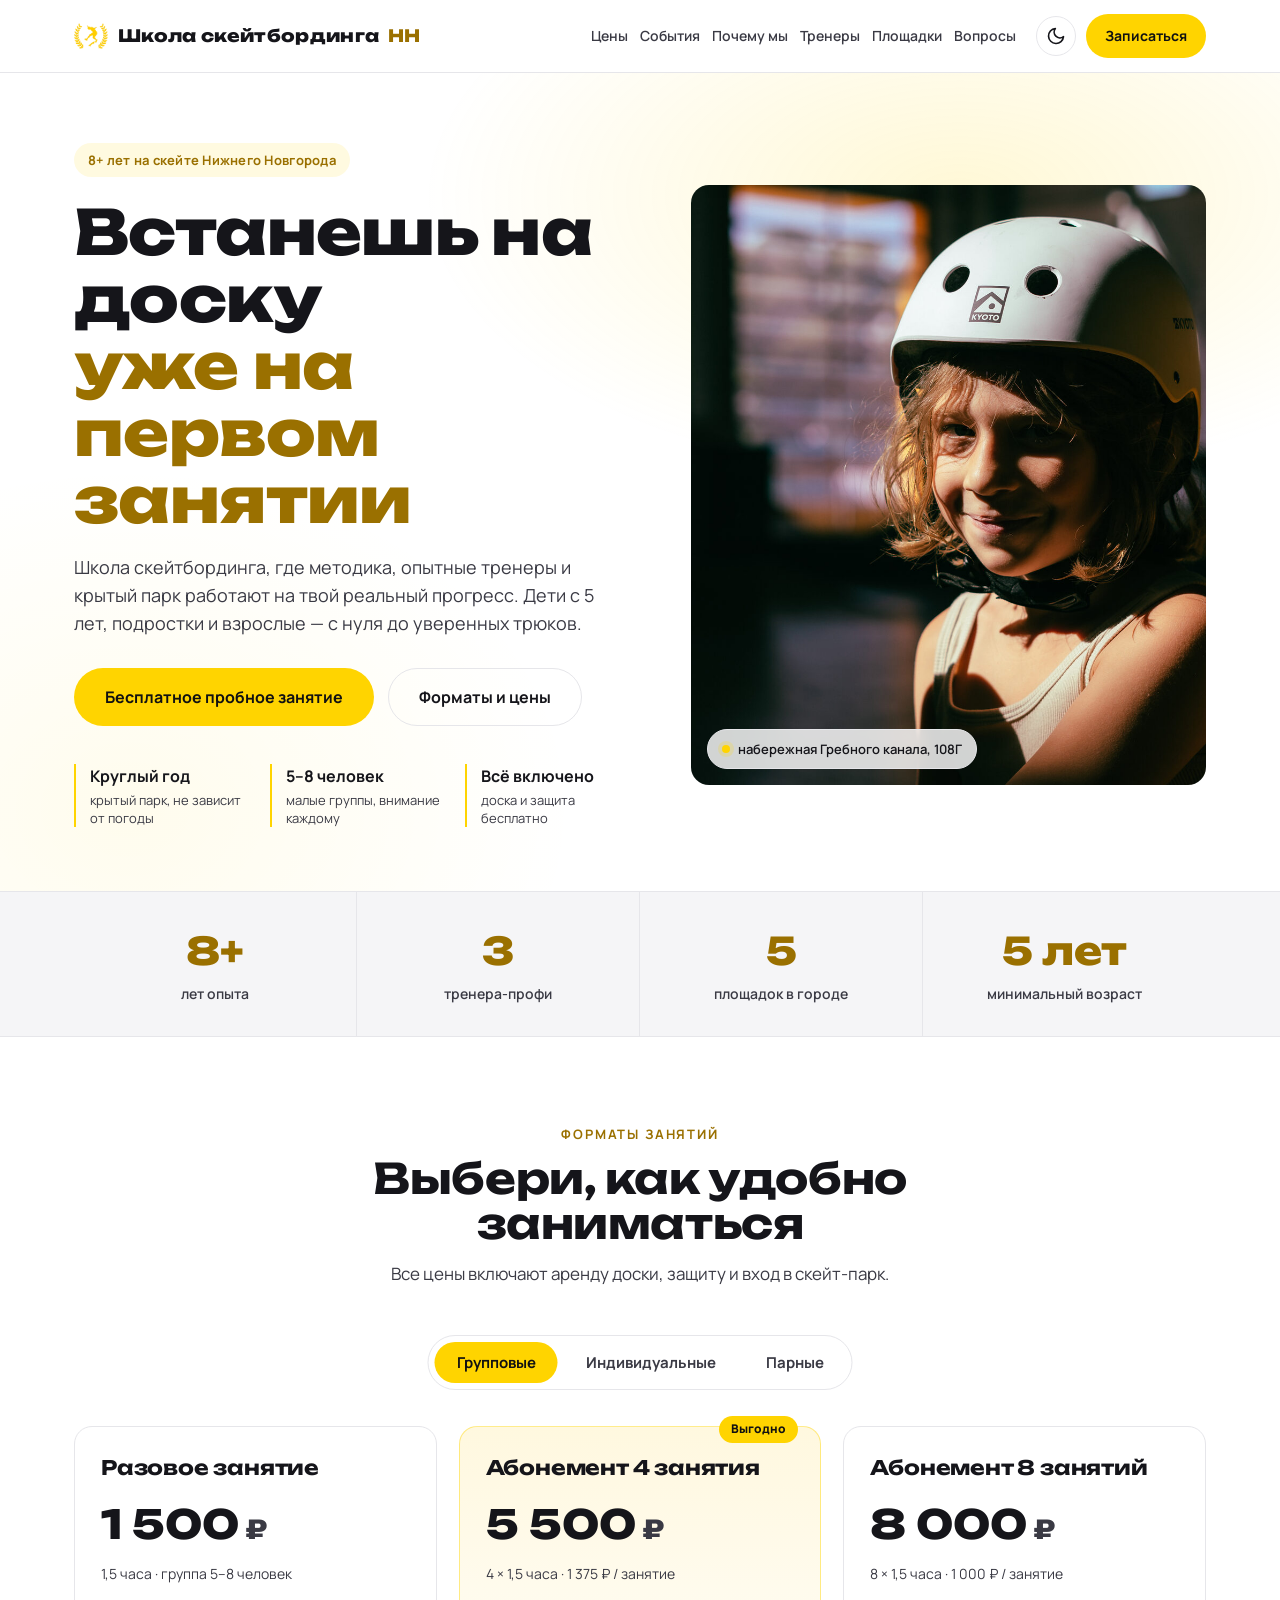
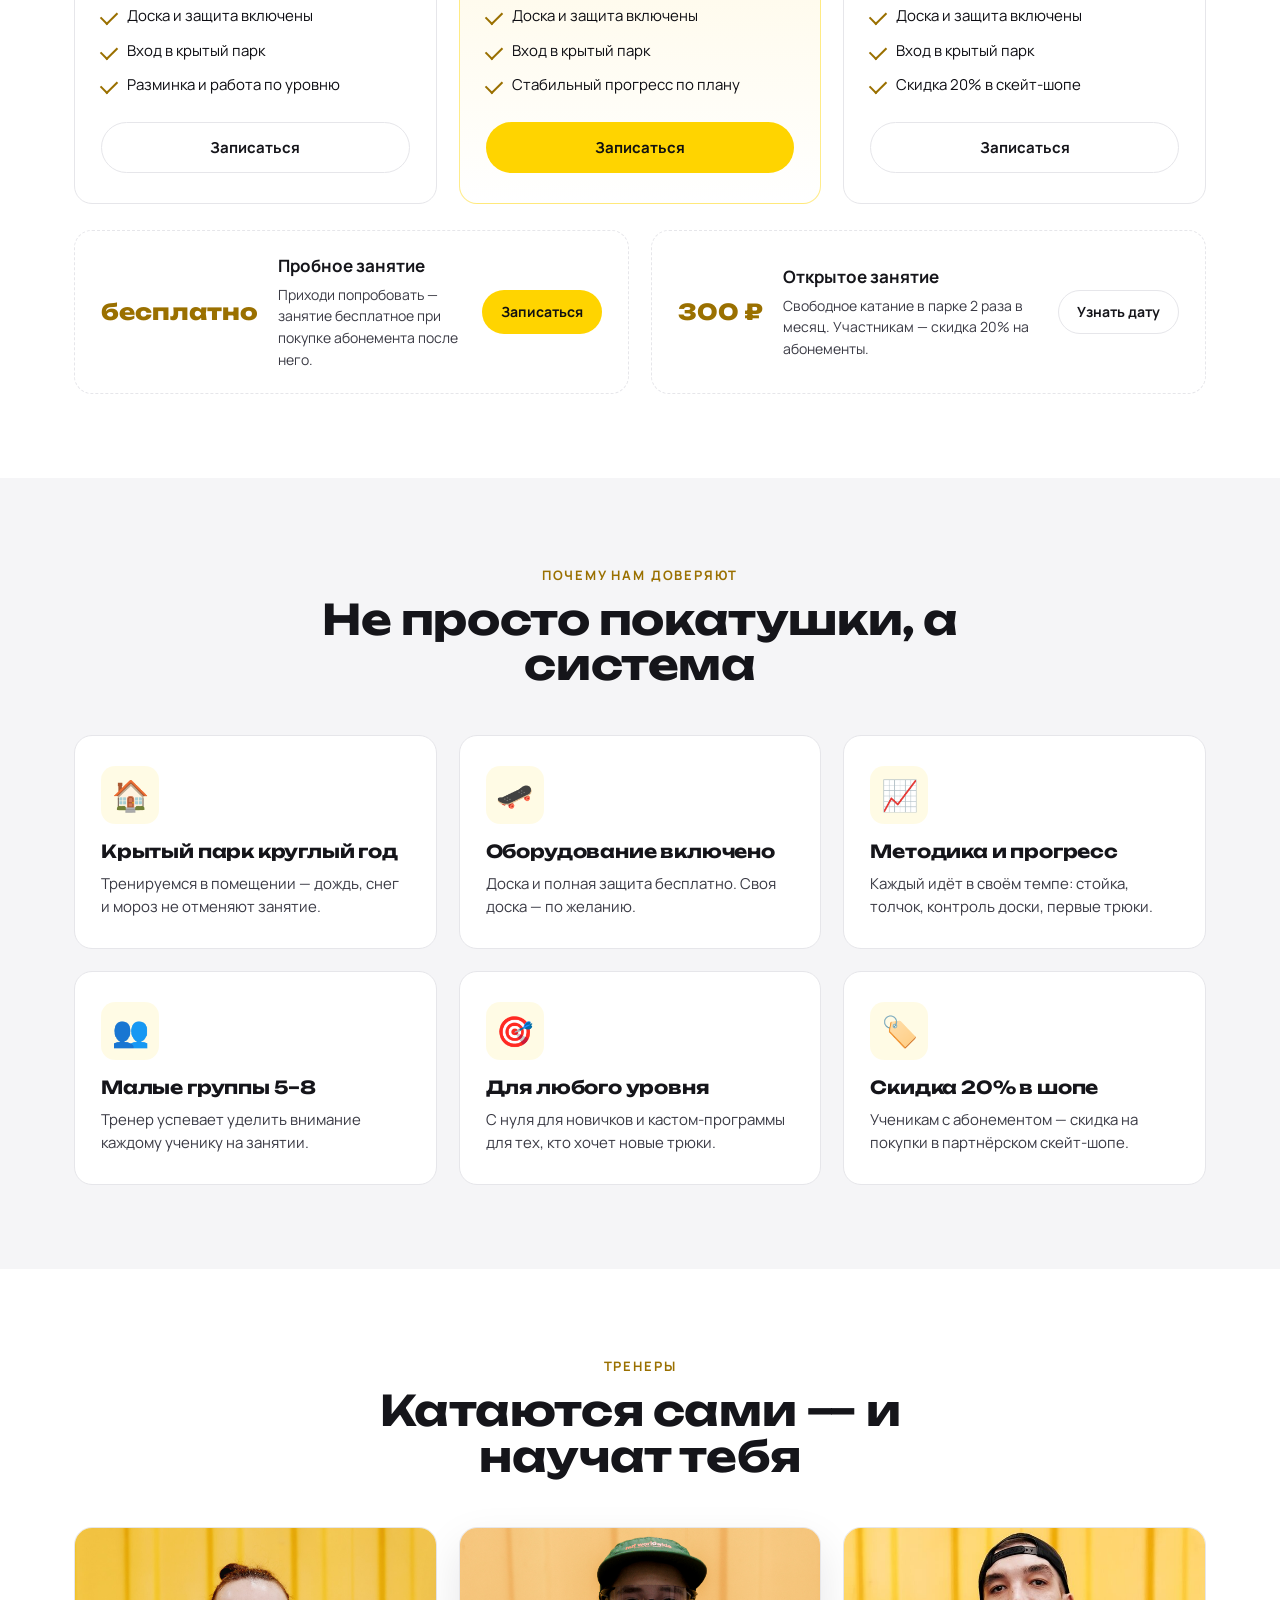
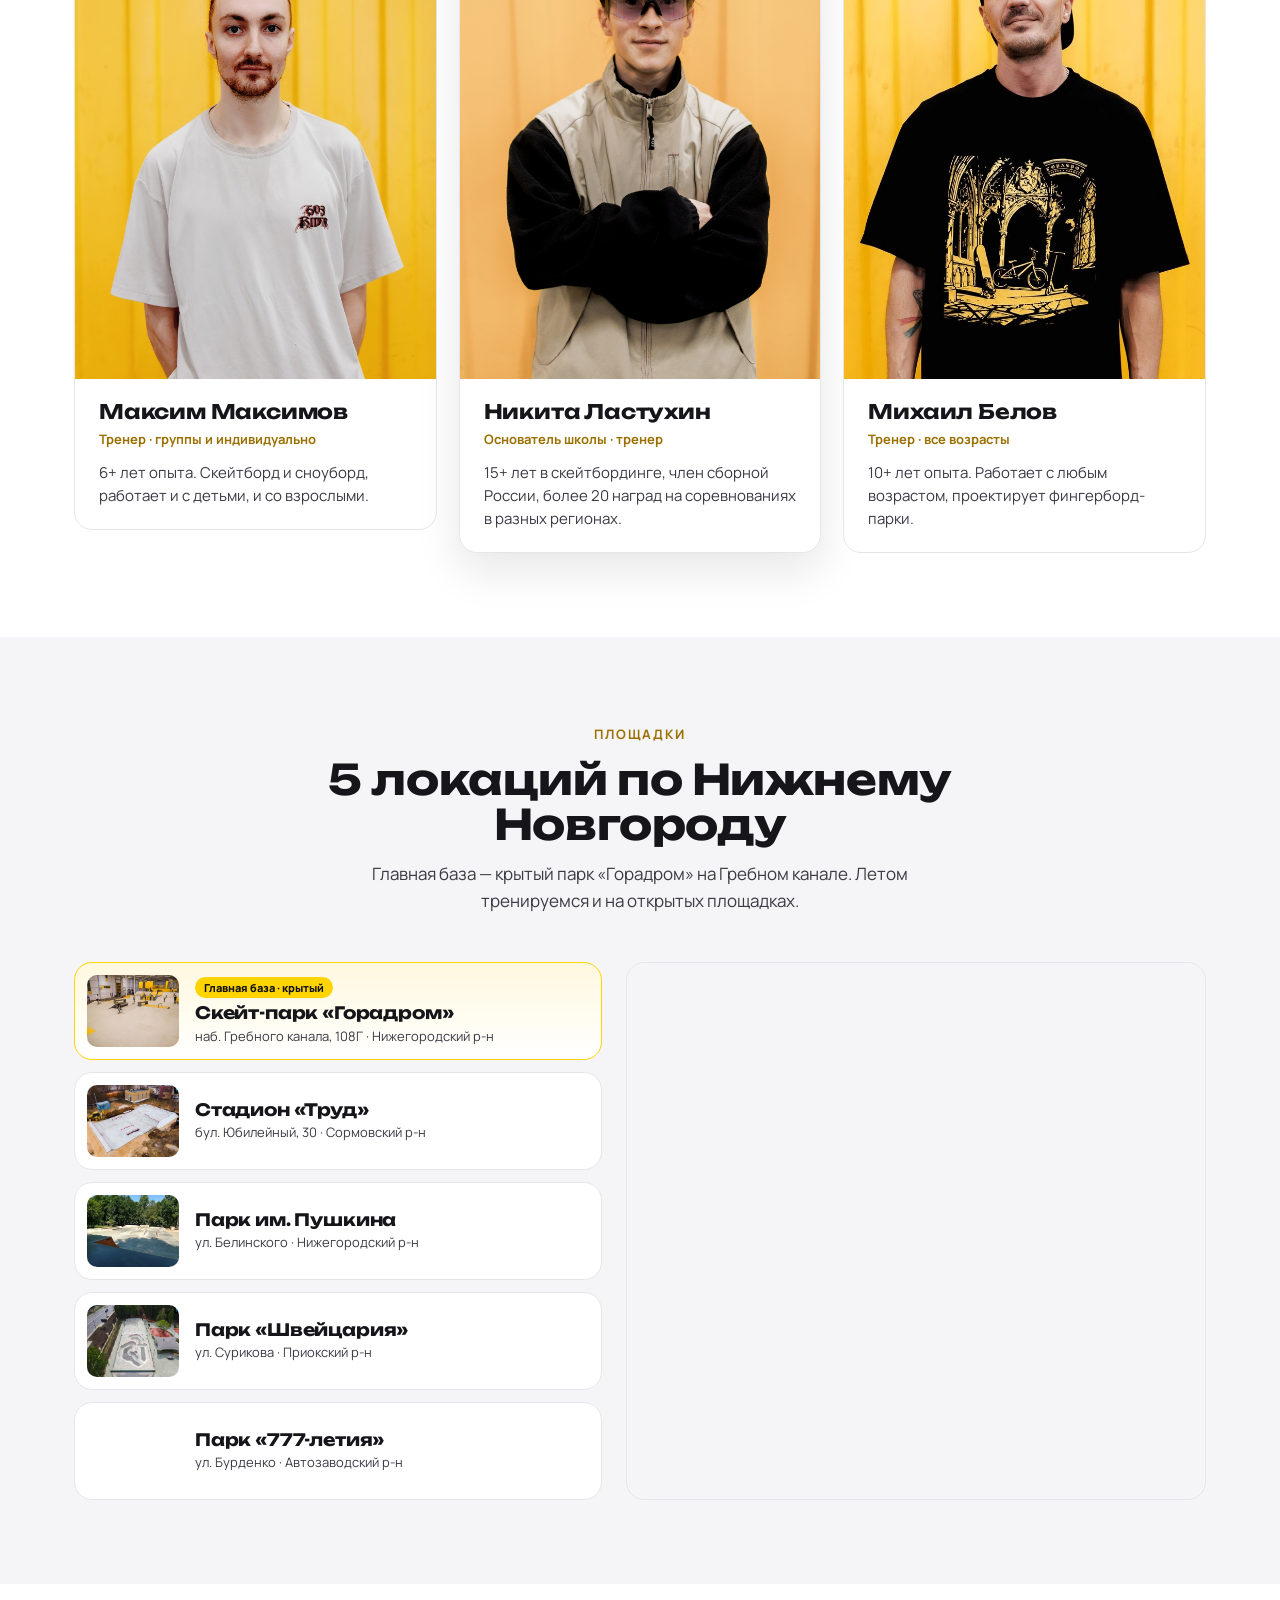
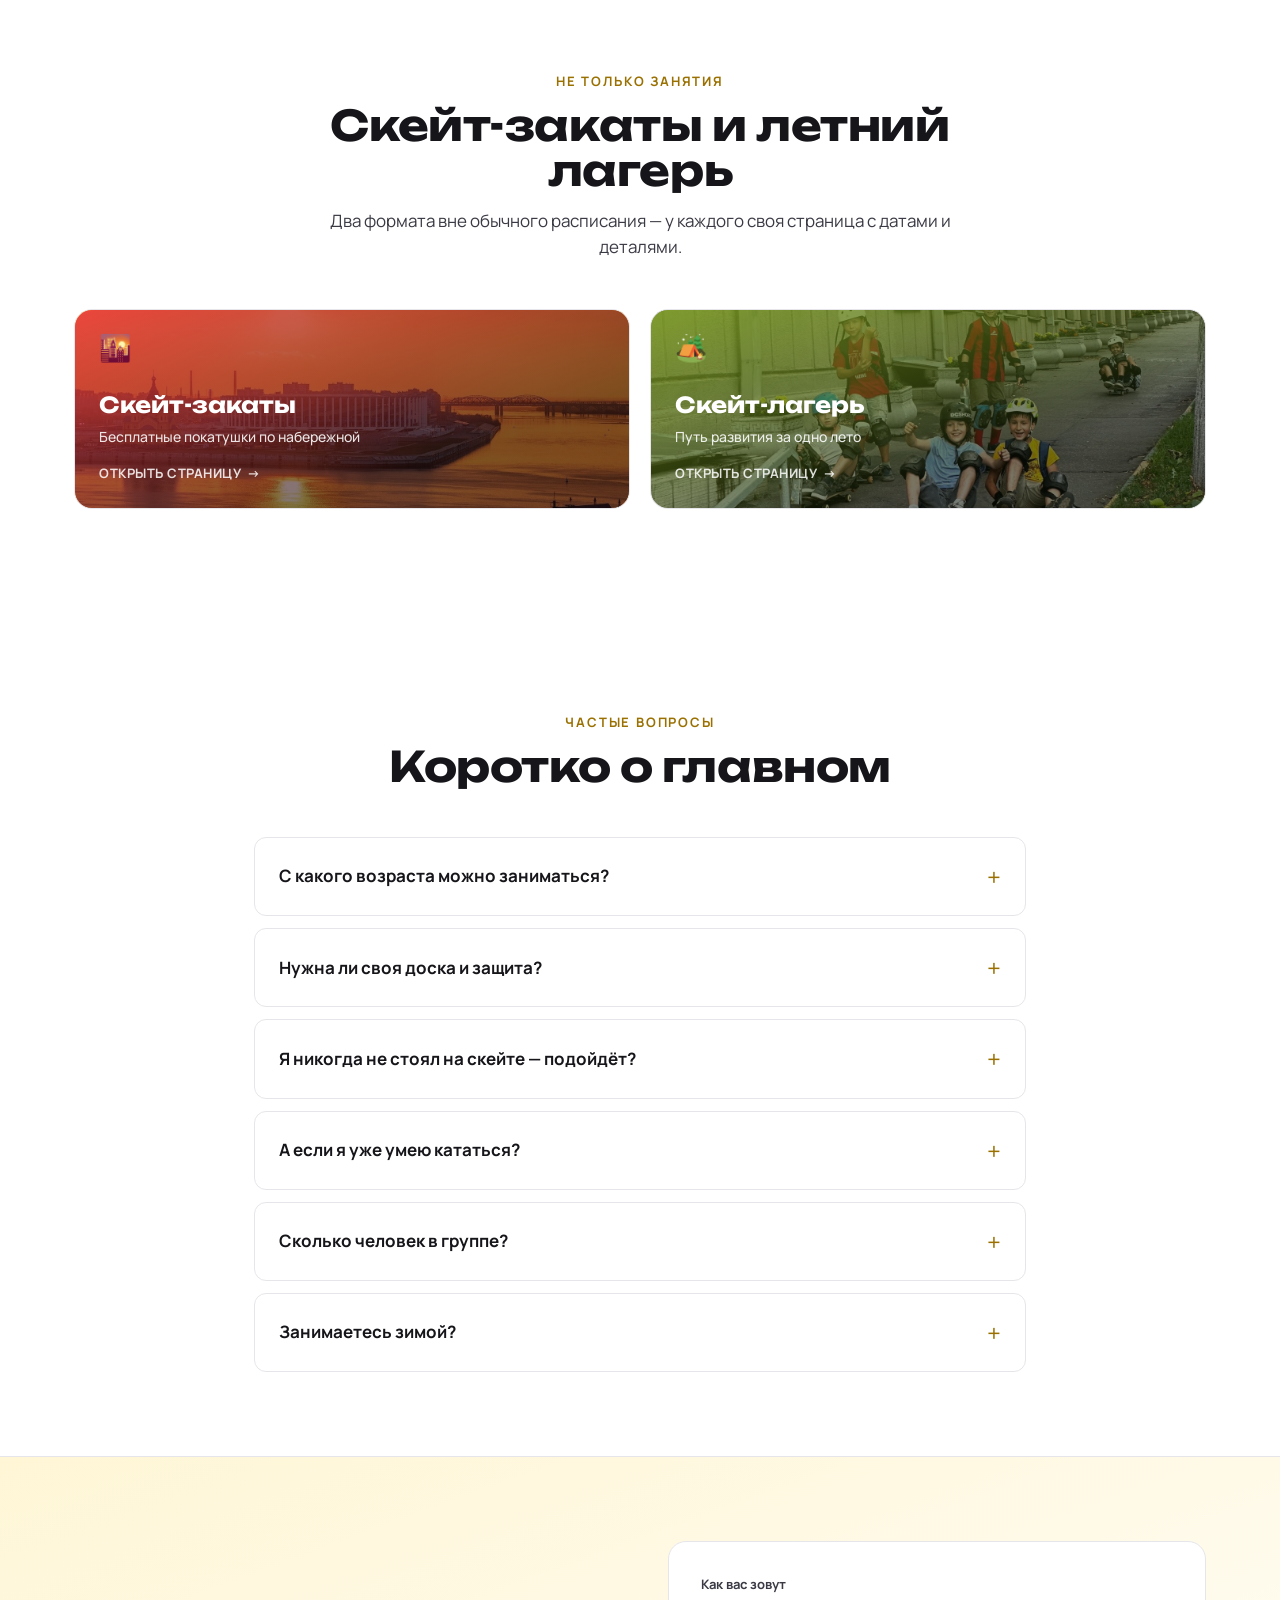
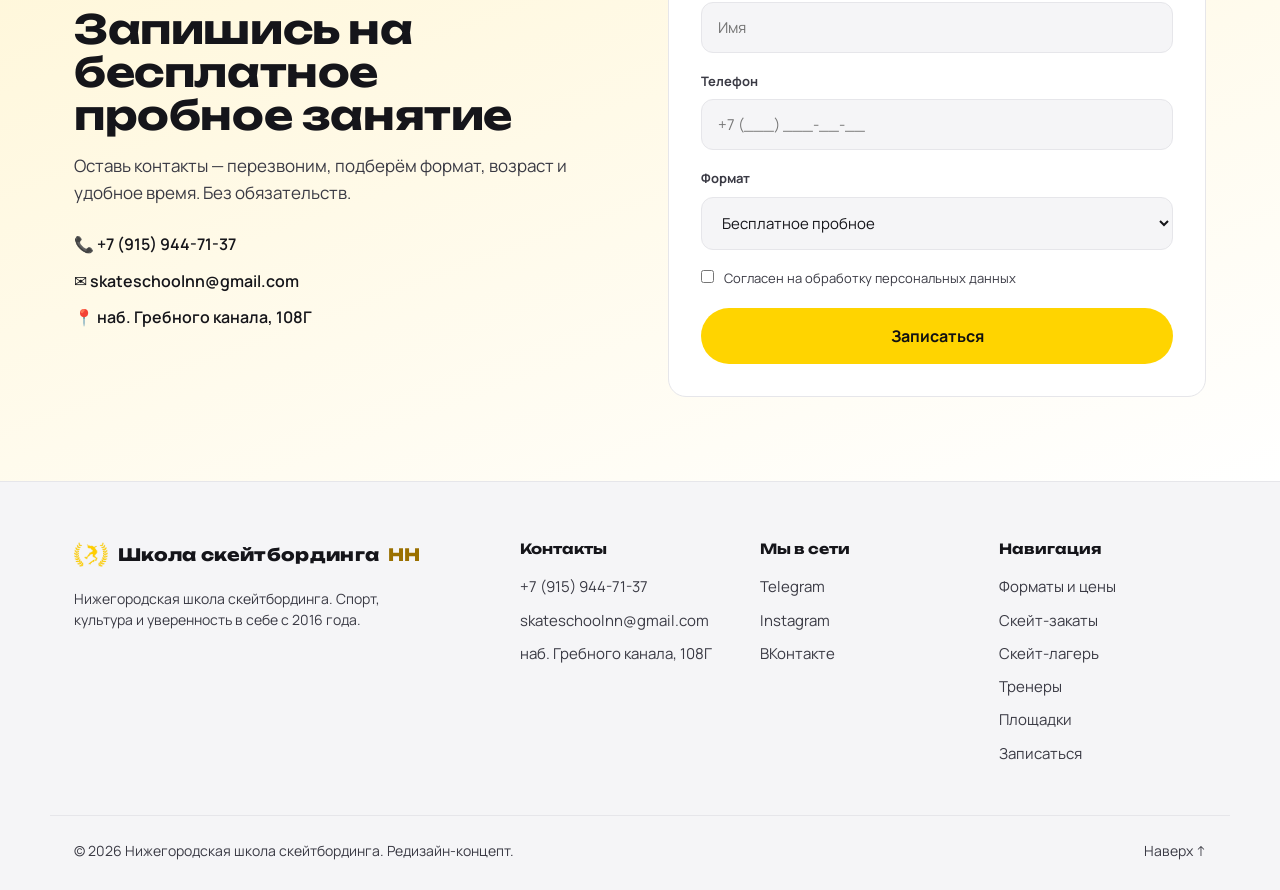
<file: index.html>
<!DOCTYPE html>
<html lang="ru">
<head>
  <meta charset="UTF-8" />
  <meta name="viewport" content="width=device-width, initial-scale=1.0" />
  <title>Нижегородская школа скейтбординга</title>
  <meta name="description" content="Научим кататься на скейтборде с нуля. Дети с 5 лет, подростки и взрослые. Крытый парк, круглый год, оборудование включено. Бесплатное пробное занятие." />
  <meta name="theme-color" content="#0c0c0e" />
  <!-- Open Graph / соцсети -->
  <meta property="og:type" content="website" />
  <meta property="og:locale" content="ru_RU" />
  <meta property="og:site_name" content="Школа скейтбординга НН" />
  <meta property="og:title" content="Школа скейтбординга в Нижнем Новгороде — встанешь на доску на первом занятии" />
  <meta property="og:description" content="Крытый парк, круглый год, малые группы, доска и защита включены. Дети с 5 лет, подростки и взрослые. Бесплатное пробное занятие." />
  <meta property="og:image" content="assets/img/action-1.jpg" />
  <meta name="twitter:card" content="summary_large_image" />
  <meta name="twitter:title" content="Школа скейтбординга НН — с нуля до уверенных трюков" />
  <meta name="twitter:description" content="Крытый парк, опытные тренеры, малые группы. Бесплатное пробное занятие." />
  <meta name="twitter:image" content="assets/img/action-1.jpg" />
  <link rel="icon" type="image/x-icon" href="assets/img/favicon.ico" />
  <link rel="preconnect" href="https://fonts.googleapis.com" />
  <link rel="preconnect" href="https://fonts.gstatic.com" crossorigin />
  <link href="https://fonts.googleapis.com/css2?family=Unbounded:wght@400;600;700;800&family=Manrope:wght@400;500;600;700;800&display=swap" rel="stylesheet" />
  <link rel="stylesheet" href="styles.css?v=2" />
  <link rel="stylesheet" href="admin.css?v=1" />
  <!-- Тема применяется ДО отрисовки, чтобы не было вспышки чужого фона (FOUC).
       Приоритет: осознанный выбор пользователя (localStorage) → системная тема устройства. -->
  <script>
    (function () {
      try {
        var saved = localStorage.getItem('theme');
        var system = window.matchMedia('(prefers-color-scheme: dark)').matches ? 'dark' : 'light';
        document.documentElement.setAttribute('data-theme', saved || system);
      } catch (e) {
        document.documentElement.setAttribute('data-theme', 'dark');
      }
    })();
  </script>
</head>
<body>

  <!-- ===== HEADER ===== -->
  <header class="header" id="top">
    <div class="container header__inner">
      <a href="index.html" class="logo">
        <img src="assets/img/emblem.png" alt="Нижегородская школа скейтбординга" class="logo__mark" width="34" height="34" decoding="async" />
        <span class="logo__text">Школа скейтбординга<span class="logo__accent"> НН</span></span>
      </a>
      <nav class="nav" id="nav">
        <a href="index.html#formats" class="nav__link">Цены</a>
        <a href="index.html#events" class="nav__link">События</a>
        <a href="index.html#why" class="nav__link">Почему мы</a>
        <a href="index.html#coaches" class="nav__link">Тренеры</a>
        <a href="index.html#spots" class="nav__link">Площадки</a>
        <a href="index.html#faq" class="nav__link">Вопросы</a>
        <a href="tel:+79159447137" class="nav__phone">+7 (915) 944-71-37</a>
        <a href="index.html#book" class="btn btn--primary nav__cta">Записаться на пробное</a>
      </nav>
      <div class="header__cta">
        <a href="tel:+79159447137" class="header__phone">+7 (915) 944-71-37</a>
        <button class="theme-toggle" id="themeToggle" aria-label="Переключить тему" title="Светлая / тёмная тема">
          <svg class="theme-toggle__sun" viewBox="0 0 24 24" width="20" height="20" fill="none" stroke="currentColor" stroke-width="2" stroke-linecap="round">
            <circle cx="12" cy="12" r="4"></circle>
            <path d="M12 2v2M12 20v2M4.9 4.9l1.4 1.4M17.7 17.7l1.4 1.4M2 12h2M20 12h2M4.9 19.1l1.4-1.4M17.7 6.3l1.4-1.4"></path>
          </svg>
          <svg class="theme-toggle__moon" viewBox="0 0 24 24" width="20" height="20" fill="none" stroke="currentColor" stroke-width="2" stroke-linecap="round" stroke-linejoin="round">
            <path d="M21 12.8A9 9 0 1 1 11.2 3a7 7 0 0 0 9.8 9.8z"></path>
          </svg>
        </button>
        <a href="index.html#book" class="btn btn--primary btn--sm">Записаться</a>
      </div>
      <button class="burger" id="burger" aria-label="Открыть меню" aria-controls="nav" aria-expanded="false">
        <span></span><span></span><span></span>
      </button>
    </div>
  </header>

  <main id="page-main">
  <!-- ===== HERO ===== -->
  <section class="hero">
    <div class="hero__bg"></div>
    <div class="container hero__inner">
      <div class="hero__content">
        <span class="badge">8+ лет на скейте Нижнего Новгорода</span>
        <h1 class="hero__title">Встанешь на доску<br><span class="accent">уже на первом занятии</span></h1>
        <p class="hero__lead">
          Школа скейтбординга, где методика, опытные тренеры и крытый парк работают
          на твой реальный прогресс. Дети с 5 лет, подростки и взрослые — с нуля до уверенных трюков.
        </p>
        <div class="hero__actions">
          <a href="#book" class="btn btn--primary btn--lg">Бесплатное пробное занятие</a>
          <a href="#formats" class="btn btn--ghost btn--lg">Форматы и цены</a>
        </div>
        <ul class="hero__facts">
          <li><b>Круглый&nbsp;год</b><span>крытый парк, не зависит от погоды</span></li>
          <li><b>5–8 человек</b><span>малые группы, внимание каждому</span></li>
          <li><b>Всё включено</b><span>доска и защита бесплатно</span></li>
        </ul>
      </div>
      <div class="hero__media">
        <img src="assets/img/action-1.jpg" alt="Ученик школы скейтбординга" fetchpriority="high" decoding="async" width="720" height="600" />
        <div class="hero__media-tag">
          <span class="dot"></span> набережная Гребного канала, 108Г
        </div>
      </div>
    </div>
  </section>

  <!-- ===== STATS ===== -->
  <section class="stats">
    <div class="container stats__grid">
      <div class="stat"><span class="stat__num">8+</span><span class="stat__label">лет опыта</span></div>
      <div class="stat"><span class="stat__num">3</span><span class="stat__label">тренера-профи</span></div>
      <div class="stat"><span class="stat__num">5</span><span class="stat__label">площадок в городе</span></div>
      <div class="stat"><span class="stat__num">5&nbsp;лет</span><span class="stat__label">минимальный возраст</span></div>
    </div>
  </section>

  <!-- ===== FORMATS & PRICING ===== -->
  <section class="section" id="formats">
    <div class="container">
      <div class="section__head">
        <span class="eyebrow">Форматы занятий</span>
        <h2 class="section__title">Выбери, как удобно заниматься</h2>
        <p class="section__sub">Все цены включают аренду доски, защиту и вход в скейт-парк.</p>
      </div>

      <div class="tabs" id="tabs">
        <button class="tab is-active" data-tab="group">Групповые</button>
        <button class="tab" data-tab="individual">Индивидуальные</button>
        <button class="tab" data-tab="pair">Парные</button>
      </div>

      <!-- GROUP -->
      <div class="pricing is-active" data-panel="group">
        <article class="price-card">
          <h3>Разовое занятие</h3>
          <div class="price"><span>1 500</span> ₽</div>
          <p class="price-card__meta">1,5 часа · группа 5–8 человек</p>
          <ul class="price-card__list">
            <li>Доска и защита включены</li>
            <li>Вход в крытый парк</li>
            <li>Разминка и работа по уровню</li>
          </ul>
          <a href="#book" class="btn btn--ghost btn--block">Записаться</a>
        </article>
        <article class="price-card price-card--featured">
          <span class="price-card__tag">Выгодно</span>
          <h3>Абонемент 4 занятия</h3>
          <div class="price"><span>5 500</span> ₽</div>
          <p class="price-card__meta">4 × 1,5 часа · 1 375 ₽ / занятие</p>
          <ul class="price-card__list">
            <li>Доска и защита включены</li>
            <li>Вход в крытый парк</li>
            <li>Стабильный прогресс по плану</li>
          </ul>
          <a href="#book" class="btn btn--primary btn--block">Записаться</a>
        </article>
        <article class="price-card">
          <h3>Абонемент 8 занятий</h3>
          <div class="price"><span>8 000</span> ₽</div>
          <p class="price-card__meta">8 × 1,5 часа · 1 000 ₽ / занятие</p>
          <ul class="price-card__list">
            <li>Доска и защита включены</li>
            <li>Вход в крытый парк</li>
            <li>Скидка 20% в скейт-шопе</li>
          </ul>
          <a href="#book" class="btn btn--ghost btn--block">Записаться</a>
        </article>
      </div>

      <!-- INDIVIDUAL -->
      <div class="pricing" data-panel="individual">
        <article class="price-card">
          <h3>Разовое занятие</h3>
          <div class="price"><span>2 200</span> ₽</div>
          <p class="price-card__meta">1 час · только вы и тренер</p>
          <ul class="price-card__list">
            <li>Доска и защита включены</li>
            <li>Вход в крытый парк</li>
            <li>Максимально быстрый прогресс</li>
          </ul>
          <a href="#book" class="btn btn--ghost btn--block">Записаться</a>
        </article>
        <article class="price-card price-card--featured">
          <span class="price-card__tag">Выгодно</span>
          <h3>Абонемент 4 занятия</h3>
          <div class="price"><span>7 600</span> ₽</div>
          <p class="price-card__meta">4 × 1 час · 1 900 ₽ / занятие</p>
          <ul class="price-card__list">
            <li>Доска и защита включены</li>
            <li>Персональная программа</li>
            <li>Гибкое расписание</li>
          </ul>
          <a href="#book" class="btn btn--primary btn--block">Записаться</a>
        </article>
        <article class="price-card">
          <h3>Абонемент 8 занятий</h3>
          <div class="price"><span>14 400</span> ₽</div>
          <p class="price-card__meta">8 × 1 час · 1 800 ₽ / занятие</p>
          <ul class="price-card__list">
            <li>Доска и защита включены</li>
            <li>Подготовка к соревнованиям</li>
            <li>Скидка 20% в скейт-шопе</li>
          </ul>
          <a href="#book" class="btn btn--ghost btn--block">Записаться</a>
        </article>
      </div>

      <!-- PAIR -->
      <div class="pricing" data-panel="pair">
        <article class="price-card">
          <h3>Разовое занятие</h3>
          <div class="price"><span>3 300</span> ₽</div>
          <p class="price-card__meta">1 час · на двоих</p>
          <ul class="price-card__list">
            <li>Доска и защита для двоих</li>
            <li>Вход в крытый парк</li>
            <li>Кататься вдвоём веселее</li>
          </ul>
          <a href="#book" class="btn btn--ghost btn--block">Записаться</a>
        </article>
        <article class="price-card price-card--featured">
          <span class="price-card__tag">Выгодно</span>
          <h3>Абонемент 4 занятия</h3>
          <div class="price"><span>11 800</span> ₽</div>
          <p class="price-card__meta">4 × 1 час · 1 475 ₽ / чел.·занятие</p>
          <ul class="price-card__list">
            <li>Доска и защита для двоих</li>
            <li>Программа под пару</li>
            <li>Друг, партнёр или родитель+ребёнок</li>
          </ul>
          <a href="#book" class="btn btn--primary btn--block">Записаться</a>
        </article>
        <article class="price-card">
          <h3>Абонемент 8 занятий</h3>
          <div class="price"><span>21 500</span> ₽</div>
          <p class="price-card__meta">8 × 1 час · 1 344 ₽ / чел.·занятие</p>
          <ul class="price-card__list">
            <li>Доска и защита для двоих</li>
            <li>Максимальная выгода</li>
            <li>Скидка 20% в скейт-шопе</li>
          </ul>
          <a href="#book" class="btn btn--ghost btn--block">Записаться</a>
        </article>
      </div>

      <!-- INTRO OFFERS -->
      <div class="offers">
        <div class="offer">
          <div class="offer__price">бесплатно</div>
          <div class="offer__body">
            <h4>Пробное занятие</h4>
            <p>Приходи попробовать — занятие бесплатное при покупке абонемента после него.</p>
          </div>
          <a href="#book" class="btn btn--primary btn--sm">Записаться</a>
        </div>
        <div class="offer">
          <div class="offer__price">300 ₽</div>
          <div class="offer__body">
            <h4>Открытое занятие</h4>
            <p>Свободное катание в парке 2 раза в месяц. Участникам — скидка 20% на абонементы.</p>
          </div>
          <a href="#book" class="btn btn--ghost btn--sm">Узнать дату</a>
        </div>
      </div>
    </div>
  </section>

  <!-- ===== WHY ===== -->
  <section class="section section--dark" id="why">
    <div class="container">
      <div class="section__head">
        <span class="eyebrow">Почему нам доверяют</span>
        <h2 class="section__title">Не просто покатушки, а система</h2>
      </div>
      <div class="features">
        <div class="feature">
          <div class="feature__icon">🏠</div>
          <h3>Крытый парк круглый год</h3>
          <p>Тренируемся в помещении — дождь, снег и мороз не отменяют занятие.</p>
        </div>
        <div class="feature">
          <div class="feature__icon">🛹</div>
          <h3>Оборудование включено</h3>
          <p>Доска и полная защита бесплатно. Своя доска — по желанию.</p>
        </div>
        <div class="feature">
          <div class="feature__icon">📈</div>
          <h3>Методика и прогресс</h3>
          <p>Каждый идёт в своём темпе: стойка, толчок, контроль доски, первые трюки.</p>
        </div>
        <div class="feature">
          <div class="feature__icon">👥</div>
          <h3>Малые группы 5–8</h3>
          <p>Тренер успевает уделить внимание каждому ученику на занятии.</p>
        </div>
        <div class="feature">
          <div class="feature__icon">🎯</div>
          <h3>Для любого уровня</h3>
          <p>С нуля для новичков и кастом-программы для тех, кто хочет новые трюки.</p>
        </div>
        <div class="feature">
          <div class="feature__icon">🏷️</div>
          <h3>Скидка 20% в шопе</h3>
          <p>Ученикам с абонементом — скидка на покупки в партнёрском скейт-шопе.</p>
        </div>
      </div>
    </div>
  </section>

  <!-- ===== COACHES ===== -->
  <section class="section" id="coaches">
    <div class="container">
      <div class="section__head">
        <span class="eyebrow">Тренеры</span>
        <h2 class="section__title">Катаются сами — и научат тебя</h2>
      </div>
      <div class="coaches">
        <article class="coach">
          <div class="coach__photo"><img src="assets/img/coach-1.jpg" alt="Максим Максимов" loading="lazy" decoding="async" width="480" height="600" /></div>
          <div class="coach__info">
            <h3>Максим Максимов</h3>
            <span class="coach__role">Тренер · группы и индивидуально</span>
            <p>6+ лет опыта. Скейтборд и сноуборд, работает и с детьми, и со взрослыми.</p>
          </div>
        </article>
        <article class="coach coach--featured">
          <div class="coach__photo"><img src="assets/img/coach-2.jpg" alt="Никита Ластухин" loading="lazy" decoding="async" width="480" height="600" /></div>
          <div class="coach__info">
            <h3>Никита Ластухин</h3>
            <span class="coach__role">Основатель школы · тренер</span>
            <p>15+ лет в скейтбординге, член сборной России, более 20 наград на соревнованиях в разных регионах.</p>
          </div>
        </article>
        <article class="coach">
          <div class="coach__photo"><img src="assets/img/coach-3.jpg" alt="Михаил Белов" loading="lazy" decoding="async" width="480" height="600" /></div>
          <div class="coach__info">
            <h3>Михаил Белов</h3>
            <span class="coach__role">Тренер · все возрасты</span>
            <p>10+ лет опыта. Работает с любым возрастом, проектирует фингерборд-парки.</p>
          </div>
        </article>
      </div>
    </div>
  </section>

  <!-- ===== SPOTS ===== -->
  <section class="section section--dark" id="spots">
    <div class="container">
      <div class="section__head">
        <span class="eyebrow">Площадки</span>
        <h2 class="section__title">5 локаций по Нижнему Новгороду</h2>
        <p class="section__sub">Главная база — крытый парк «Горадром» на Гребном канале. Летом тренируемся и на открытых площадках.</p>
      </div>
      <div class="spots-layout">
        <div class="spots-list" id="spotsList">
          <button class="spot is-active" data-ll="44.0342063,56.3316335">
            <img src="assets/img/spot-goradrom.jpg" alt="Скейт-парк Горадром" loading="lazy" decoding="async" width="560" height="360" />
            <div class="spot__info">
              <span class="spot__tag">Главная база · крытый</span>
              <h3>Скейт-парк «Горадром»</h3>
              <p>наб. Гребного канала, 108Г · Нижегородский р-н</p>
            </div>
          </button>
          <button class="spot" data-ll="43.8554147,56.3430031">
            <img src="assets/img/spot-trud.jpg" alt="Стадион Труд" loading="lazy" decoding="async" width="560" height="360" />
            <div class="spot__info">
              <h3>Стадион «Труд»</h3>
              <p>бул. Юбилейный, 30 · Сормовский р-н</p>
            </div>
          </button>
          <button class="spot" data-ll="43.9972768,56.3090476">
            <img src="assets/img/spot-pushkin.jpg" alt="Парк им. Пушкина" loading="lazy" decoding="async" width="560" height="360" />
            <div class="spot__info">
              <h3>Парк им. Пушкина</h3>
              <p>ул. Белинского · Нижегородский р-н</p>
            </div>
          </button>
          <button class="spot" data-ll="43.9740515,56.2777442">
            <img src="assets/img/spot-switzerland.jpg" alt="Парк Швейцария" loading="lazy" decoding="async" width="560" height="360" />
            <div class="spot__info">
              <h3>Парк «Швейцария»</h3>
              <p>ул. Сурикова · Приокский р-н</p>
            </div>
          </button>
          <button class="spot" data-ll="43.8685117,56.2603341">
            <img src="assets/img/spot-800.jpg" alt="Парк 777-летия" loading="lazy" decoding="async" width="560" height="360" />
            <div class="spot__info">
              <h3>Парк «777-летия»</h3>
              <p>ул. Бурденко · Автозаводский р-н</p>
            </div>
          </button>
        </div>
        <div class="spots-map">
          <iframe
            id="spotsMap"
            src="https://yandex.ru/map-widget/v1/?ll=44.0342063,56.3316335&z=16&pt=44.0342063,56.3316335,pm2rdm"
            width="100%" height="100%" frameborder="0" allowfullscreen="true"
            title="Карта площадок"></iframe>
        </div>
      </div>
    </div>
  </section>

  <!-- ===== EVENTS: SUNSETS & CAMP — ссылки на отдельные страницы ===== -->
  <section class="section" id="events">
    <div class="container">
      <div class="section__head">
        <span class="eyebrow">Не только занятия</span>
        <h2 class="section__title">Скейт-закаты и летний лагерь</h2>
        <p class="section__sub">Два формата вне обычного расписания — у каждого своя страница с датами и деталями.</p>
      </div>

      <div class="ev-tabs" id="evTabs">
        <a class="ev-tab ev-tab--sunset" href="skate-sunset.html" style="background-image:url(assets/img/events/sunset-skyline.jpg)">
          <span class="ev-tab__overlay"></span>
          <span class="ev-tab__icon">🌇</span>
          <span class="ev-tab__body">
            <span class="ev-tab__title">Скейт-закаты</span>
            <span class="ev-tab__sub">Бесплатные покатушки по набережной</span>
          </span>
          <span class="ev-tab__hint">Открыть страницу <span class="ev-tab__arrow">→</span></span>
        </a>
        <a class="ev-tab ev-tab--camp" href="skate-camp.html" style="background-image:url(assets/img/events/camp-kids.jpg)">
          <span class="ev-tab__overlay"></span>
          <span class="ev-tab__icon">🏕️</span>
          <span class="ev-tab__body">
            <span class="ev-tab__title">Скейт-лагерь</span>
            <span class="ev-tab__sub">Путь развития за одно лето</span>
          </span>
          <span class="ev-tab__hint">Открыть страницу <span class="ev-tab__arrow">→</span></span>
        </a>
      </div>
    </div>
  </section>

  <!-- ===== FAQ ===== -->
  <section class="section" id="faq">
    <div class="container container--narrow">
      <div class="section__head">
        <span class="eyebrow">Частые вопросы</span>
        <h2 class="section__title">Коротко о главном</h2>
      </div>
      <div class="faq" id="faqList">
        <details class="faq__item">
          <summary>С какого возраста можно заниматься?</summary>
          <div class="faq__a">Берём детей с 5 лет, а также подростков и взрослых. Группы делим по возрасту и уровню.</div>
        </details>
        <details class="faq__item">
          <summary>Нужна ли своя доска и защита?</summary>
          <div class="faq__a">Нет. Доску и защиту выдаём бесплатно на каждом занятии. Своя доска — по желанию.</div>
        </details>
        <details class="faq__item">
          <summary>Я никогда не стоял на скейте — подойдёт?</summary>
          <div class="faq__a">Да, большинство учеников начинают с нуля. Учим базе: стойка, толчок, контроль доски, первые движения.</div>
        </details>
        <details class="faq__item">
          <summary>А если я уже умею кататься?</summary>
          <div class="faq__a">Составим программу под задачу: новые трюки, техника, работа со страхом, подготовка к соревнованиям.</div>
        </details>
        <details class="faq__item">
          <summary>Сколько человек в группе?</summary>
          <div class="faq__a">В среднем 5–8 человек — тренер успевает уделить внимание каждому.</div>
        </details>
        <details class="faq__item">
          <summary>Занимаетесь зимой?</summary>
          <div class="faq__a">Да, круглый год. Основные тренировки проходят в крытом парке независимо от погоды.</div>
        </details>
      </div>
    </div>
  </section>

  <!-- ===== BOOKING ===== -->
  <section class="book" id="book">
    <div class="container book__inner">
      <div class="book__text">
        <h2>Запишись на бесплатное<br>пробное занятие</h2>
        <p>Оставь контакты — перезвоним, подберём формат, возраст и удобное время. Без обязательств.</p>
        <ul class="book__list">
          <li>📞 <a href="tel:+79159447137">+7 (915) 944-71-37</a></li>
          <li>✉️ <a href="mailto:skateschoolnn@gmail.com">skateschoolnn@gmail.com</a></li>
          <li>📍 наб. Гребного канала, 108Г</li>
        </ul>
      </div>
      <form class="book__form" id="bookForm" novalidate>
        <div class="field">
          <label for="name">Как вас зовут</label>
          <input type="text" id="name" name="name" placeholder="Имя" required />
        </div>
        <div class="field">
          <label for="phone">Телефон</label>
          <input type="tel" id="phone" name="phone" placeholder="+7 (___) ___-__-__" required />
        </div>
        <div class="field">
          <label for="format">Формат</label>
          <select id="format" name="format">
            <option value="trial">Бесплатное пробное</option>
            <option value="group">Групповые занятия</option>
            <option value="individual">Индивидуальные занятия</option>
            <option value="pair">Парные занятия</option>
            <option value="sunset">Скейт-закаты</option>
            <option value="camp">Скейт-лагерь</option>
          </select>
        </div>
        <label class="consent">
          <input type="checkbox" id="consent" required />
          <span>Согласен на обработку персональных данных</span>
        </label>
        <button type="submit" class="btn btn--primary btn--block btn--lg">Записаться</button>
        <p class="book__note" id="formNote" hidden>Спасибо! Заявка отправлена — скоро перезвоним 🤙</p>
      </form>
    </div>
  </section>
  </main>

  <!-- ===== FOOTER ===== -->
  <footer class="footer">
    <div class="container footer__inner">
      <div class="footer__brand">
        <a href="index.html" class="logo">
          <img src="assets/img/emblem.png" alt="" class="logo__mark" loading="lazy" decoding="async" width="34" height="34" />
          <span class="logo__text">Школа скейтбординга<span class="logo__accent"> НН</span></span>
        </a>
        <p>Нижегородская школа скейтбординга. Спорт, культура и уверенность в себе с 2016 года.</p>
      </div>
      <div class="footer__col">
        <h4>Контакты</h4>
        <a href="tel:+79159447137">+7 (915) 944-71-37</a>
        <a href="mailto:skateschoolnn@gmail.com">skateschoolnn@gmail.com</a>
        <span>наб. Гребного канала, 108Г</span>
      </div>
      <div class="footer__col">
        <h4>Мы в сети</h4>
        <a href="https://t.me/skateschoolnino" target="_blank" rel="noopener">Telegram</a>
        <a href="https://www.instagram.com/skateschoolnn" target="_blank" rel="noopener">Instagram</a>
        <a href="https://vk.com/skateschoolnn" target="_blank" rel="noopener">ВКонтакте</a>
      </div>
      <div class="footer__col">
        <h4>Навигация</h4>
        <a href="index.html#formats">Форматы и цены</a>
        <a href="skate-sunset.html">Скейт-закаты</a>
        <a href="skate-camp.html">Скейт-лагерь</a>
        <a href="index.html#coaches">Тренеры</a>
        <a href="index.html#spots">Площадки</a>
        <a href="index.html#book">Записаться</a>
      </div>
    </div>
    <div class="container footer__bottom">
      <span>© 2026 Нижегородская школа скейтбординга. Редизайн-концепт.</span>
      <a href="index.html" class="footer__up">Наверх ↑</a>
    </div>
  </footer>

  <script src="script.js?v=5"></script>
  <script src="admin.js?v=2"></script>
</body>
</html>
</file>
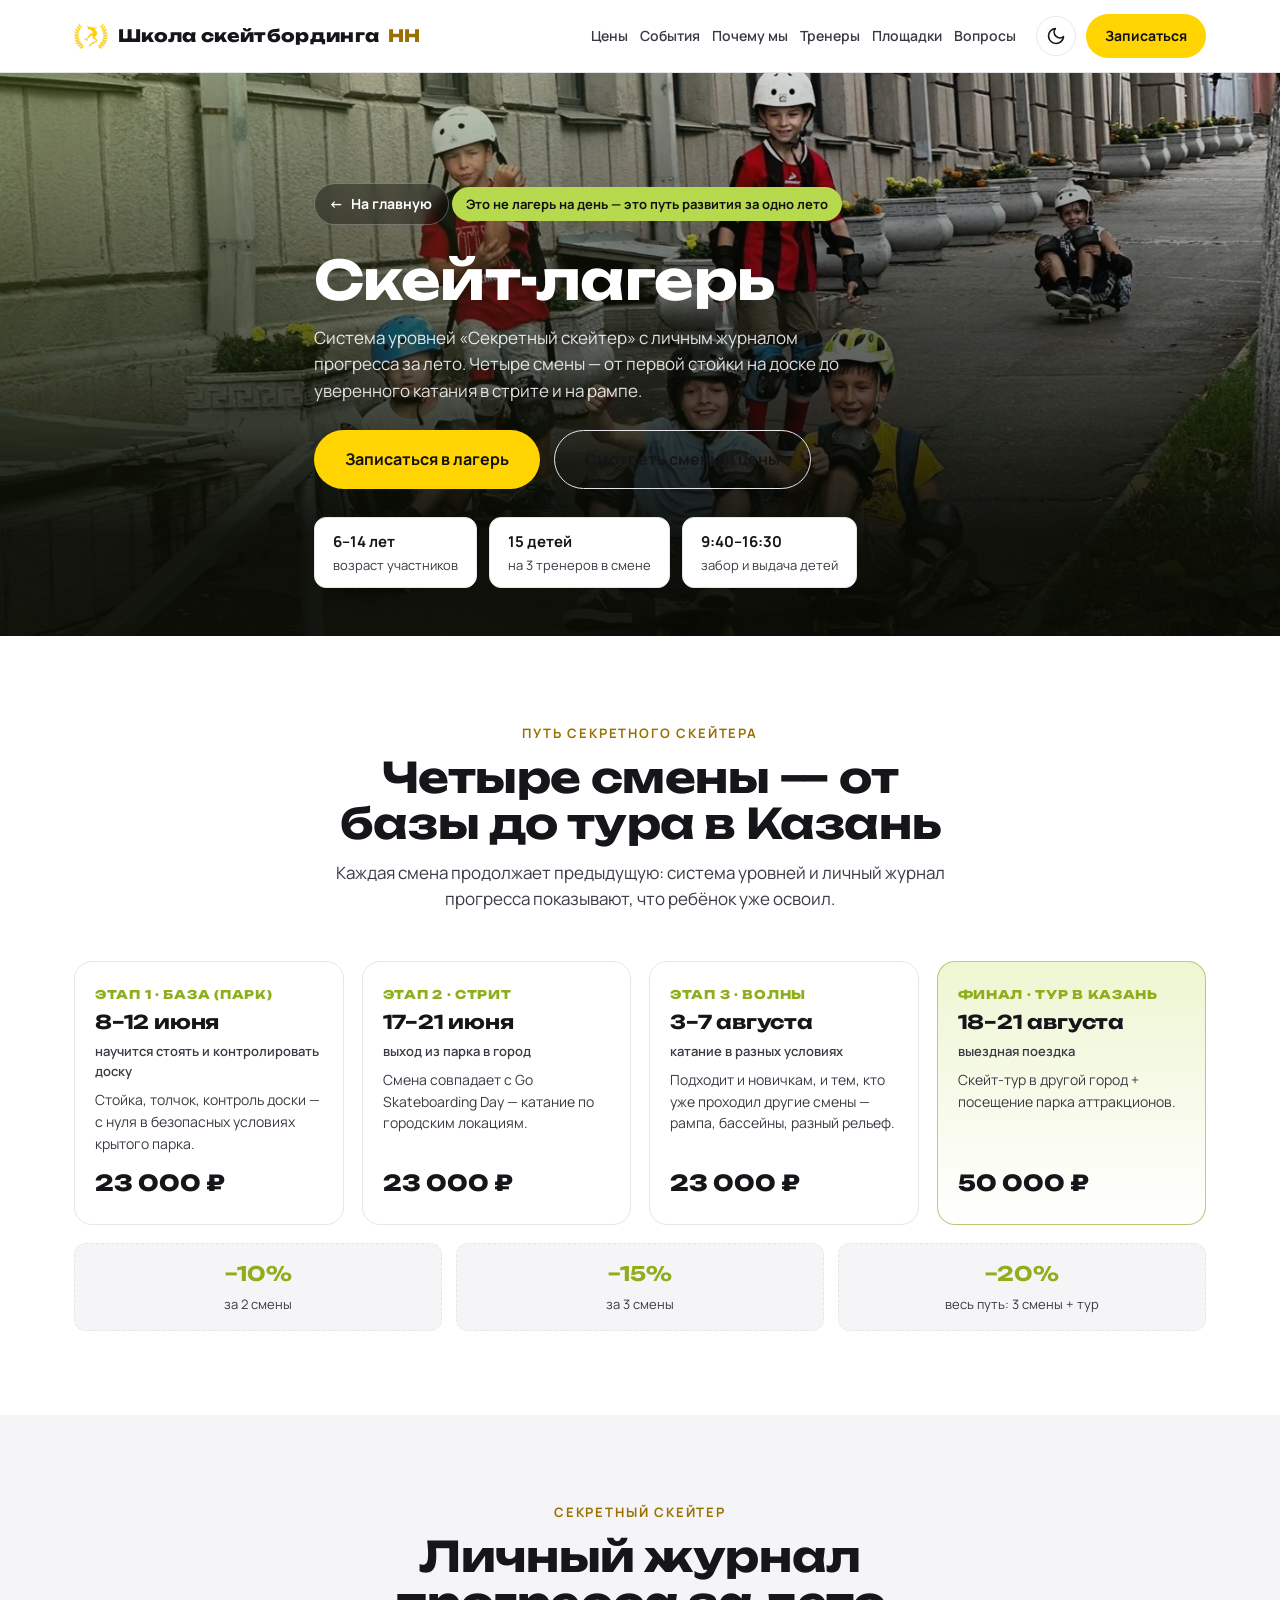
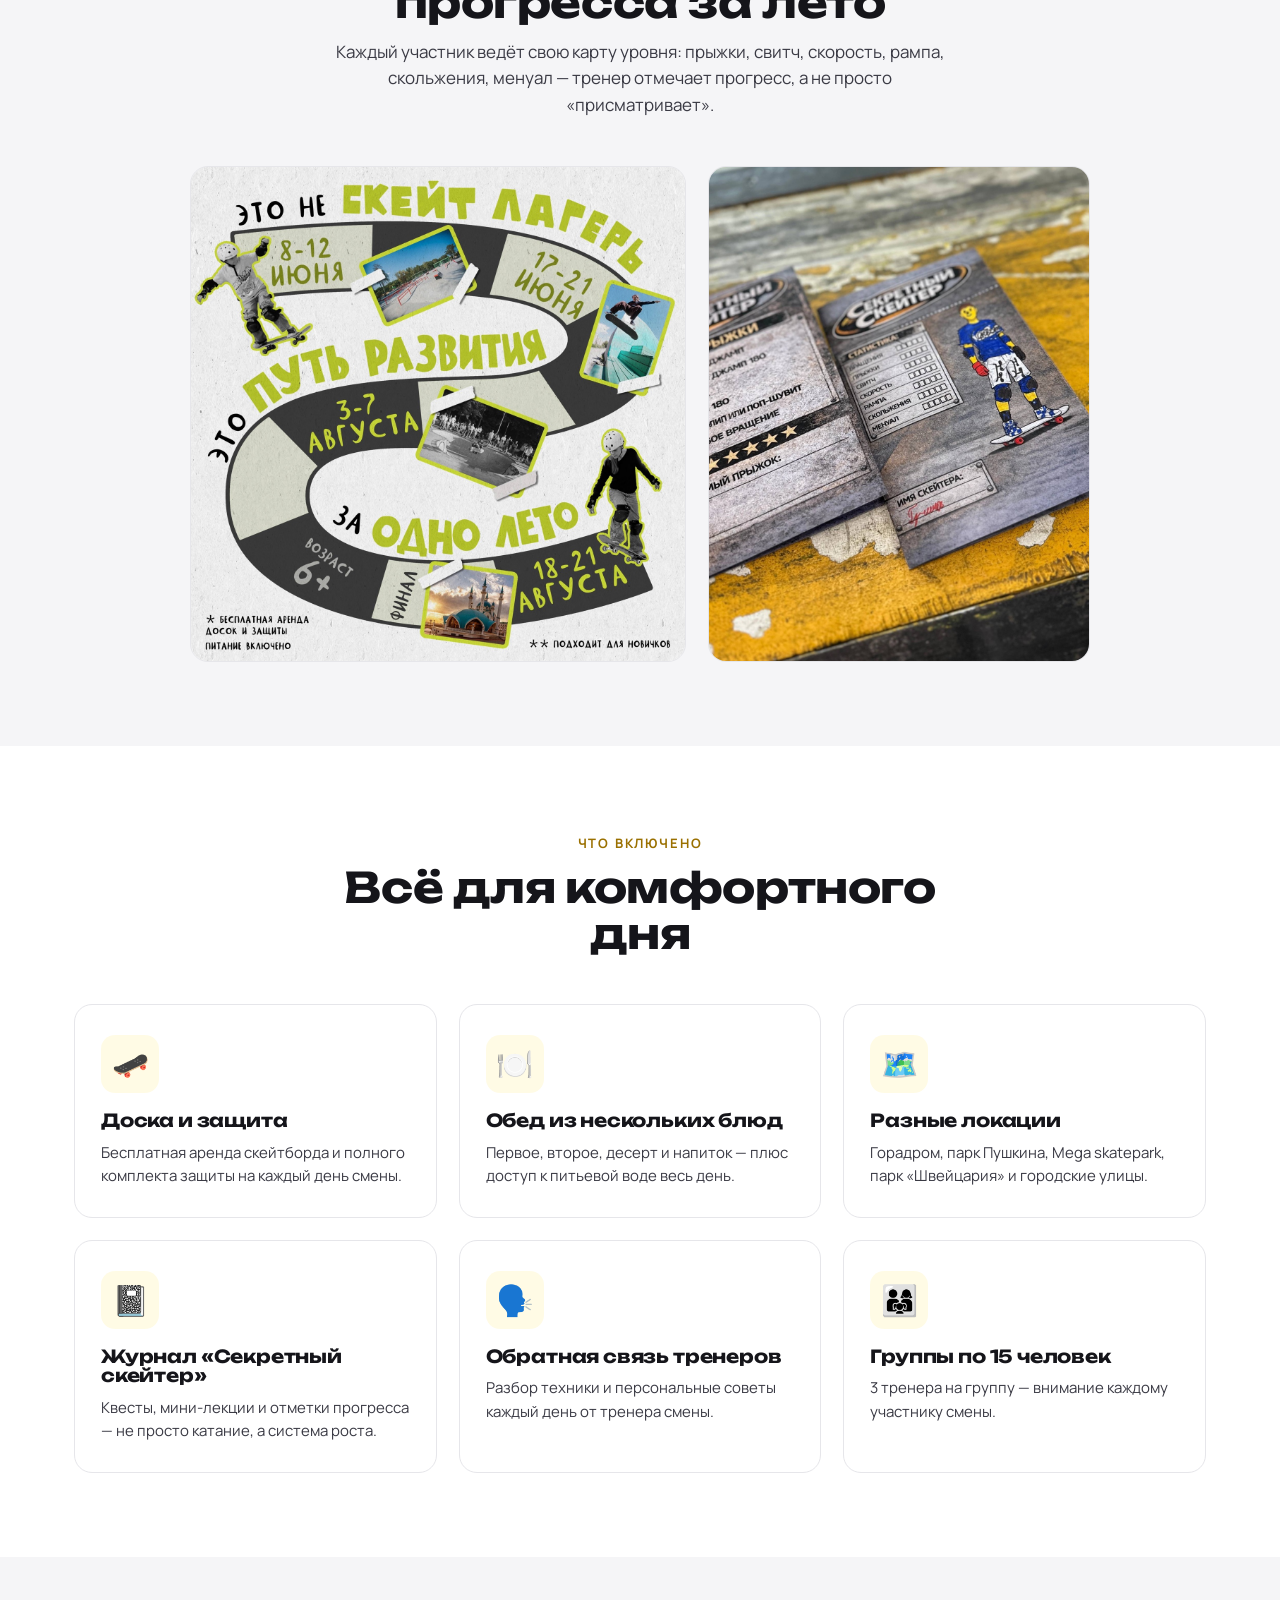
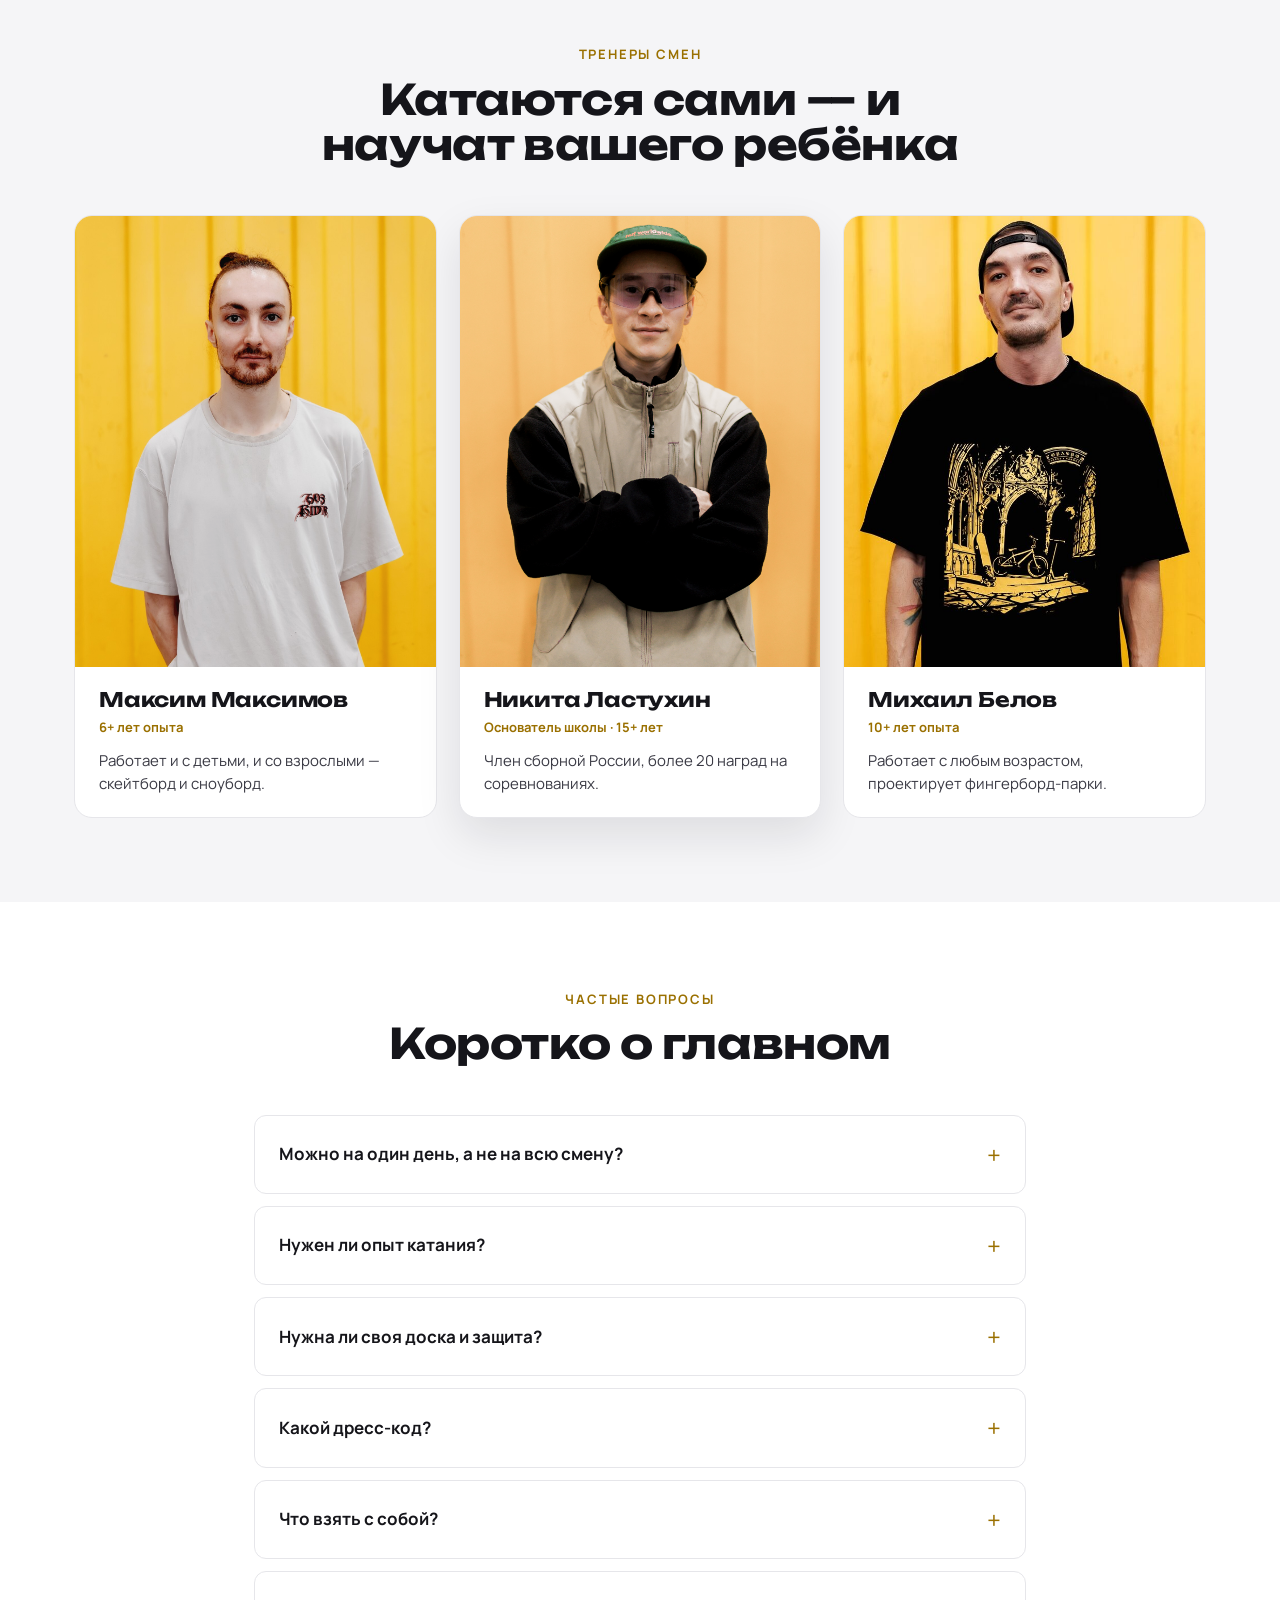
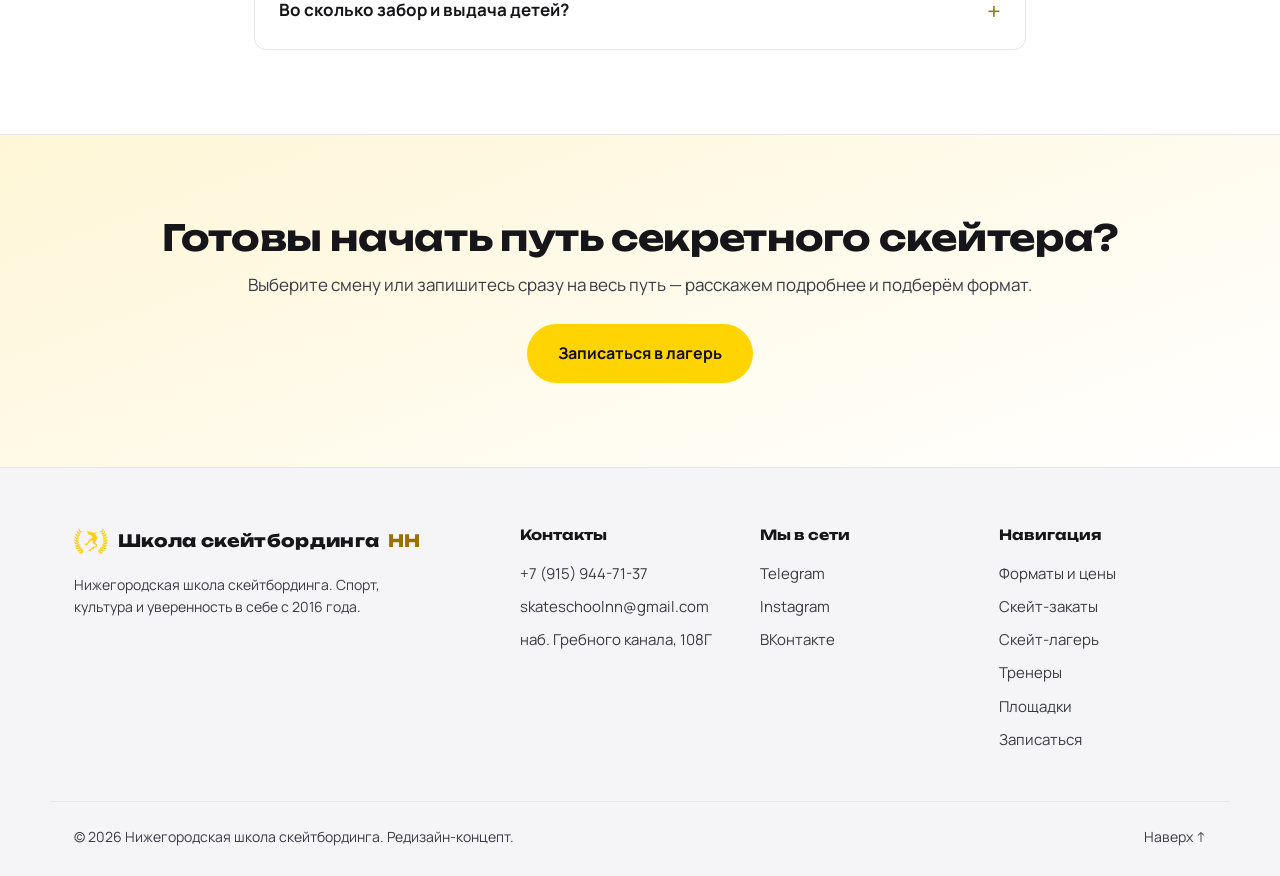
<file: skate-camp.html>
<!DOCTYPE html>
<html lang="ru">
<head>
  <meta charset="UTF-8" />
  <meta name="viewport" content="width=device-width, initial-scale=1.0" />
  <title>Скейт-лагерь в Нижнем Новгороде — путь развития за одно лето</title>
  <meta name="description" content="Городской скейт-лагерь для детей 6-14 лет. Четыре смены за лето, система уровней «Секретный скейтер», доска и защита включены, обед и вода. Тур в Казань в финале." />
  <meta name="theme-color" content="#0c0c0e" />
  <meta property="og:type" content="website" />
  <meta property="og:locale" content="ru_RU" />
  <meta property="og:site_name" content="Школа скейтбординга НН" />
  <meta property="og:title" content="Скейт-лагерь в Нижнем Новгороде" />
  <meta property="og:description" content="Не лагерь на день, а путь развития за одно лето. Четыре смены, система уровней, доска и защита включены." />
  <meta property="og:image" content="assets/img/events/camp-kids.jpg" />
  <meta name="twitter:card" content="summary_large_image" />
  <link rel="icon" type="image/x-icon" href="assets/img/favicon.ico" />
  <link rel="preconnect" href="https://fonts.googleapis.com" />
  <link rel="preconnect" href="https://fonts.gstatic.com" crossorigin />
  <link href="https://fonts.googleapis.com/css2?family=Unbounded:wght@400;600;700;800&family=Manrope:wght@400;500;600;700;800&display=swap" rel="stylesheet" />
  <link rel="stylesheet" href="styles.css?v=2" />
  <link rel="stylesheet" href="admin.css?v=1" />
  <script>
    (function () {
      try {
        var saved = localStorage.getItem('theme');
        var system = window.matchMedia('(prefers-color-scheme: dark)').matches ? 'dark' : 'light';
        document.documentElement.setAttribute('data-theme', saved || system);
      } catch (e) {
        document.documentElement.setAttribute('data-theme', 'dark');
      }
    })();
  </script>
</head>
<body>

  <!-- ===== HEADER ===== -->
  <header class="header" id="top">
    <div class="container header__inner">
      <a href="index.html" class="logo">
        <img src="assets/img/emblem.png" alt="Нижегородская школа скейтбординга" class="logo__mark" width="34" height="34" decoding="async" />
        <span class="logo__text">Школа скейтбординга<span class="logo__accent"> НН</span></span>
      </a>
      <nav class="nav" id="nav">
        <a href="index.html#formats" class="nav__link">Цены</a>
        <a href="index.html#events" class="nav__link">События</a>
        <a href="index.html#why" class="nav__link">Почему мы</a>
        <a href="index.html#coaches" class="nav__link">Тренеры</a>
        <a href="index.html#spots" class="nav__link">Площадки</a>
        <a href="index.html#faq" class="nav__link">Вопросы</a>
        <a href="tel:+79159447137" class="nav__phone">+7 (915) 944-71-37</a>
        <a href="index.html#book" class="btn btn--primary nav__cta">Записаться на пробное</a>
      </nav>
      <div class="header__cta">
        <a href="tel:+79159447137" class="header__phone">+7 (915) 944-71-37</a>
        <button class="theme-toggle" id="themeToggle" aria-label="Переключить тему" title="Светлая / тёмная тема">
          <svg class="theme-toggle__sun" viewBox="0 0 24 24" width="20" height="20" fill="none" stroke="currentColor" stroke-width="2" stroke-linecap="round">
            <circle cx="12" cy="12" r="4"></circle>
            <path d="M12 2v2M12 20v2M4.9 4.9l1.4 1.4M17.7 17.7l1.4 1.4M2 12h2M20 12h2M4.9 19.1l1.4-1.4M17.7 6.3l1.4-1.4"></path>
          </svg>
          <svg class="theme-toggle__moon" viewBox="0 0 24 24" width="20" height="20" fill="none" stroke="currentColor" stroke-width="2" stroke-linecap="round" stroke-linejoin="round">
            <path d="M21 12.8A9 9 0 1 1 11.2 3a7 7 0 0 0 9.8 9.8z"></path>
          </svg>
        </button>
        <a href="index.html#book" class="btn btn--primary btn--sm">Записаться</a>
      </div>
      <button class="burger" id="burger" aria-label="Открыть меню" aria-controls="nav" aria-expanded="false">
        <span></span><span></span><span></span>
      </button>
    </div>
  </header>

  <main id="page-main">

  <!-- ===== HERO ===== -->
  <section class="subpage-hero subpage-hero--camp" style="background-image:url(assets/img/events/camp-kids.jpg)">
    <div class="subpage-hero__overlay"></div>
    <div class="container subpage-hero__inner">
      <a href="index.html" class="back-link"><span class="back-link__arrow">←</span> На главную</a>
      <span class="subpage-hero__badge">Это не лагерь на день — это путь развития за одно лето</span>
      <h1>Скейт-лагерь</h1>
      <p class="subpage-hero__lead">Система уровней «Секретный скейтер» с личным журналом прогресса за лето. Четыре смены — от первой стойки на доске до уверенного катания в стрите и на рампе.</p>
      <div class="subpage-hero__actions">
        <a href="index.html?format=camp#book" class="btn btn--primary btn--lg">Записаться в лагерь</a>
        <a href="#stages" class="btn btn--ghost btn--lg">Смотреть смены и цены</a>
      </div>
      <ul class="info-chips">
        <li><b>6–14 лет</b><span>возраст участников</span></li>
        <li><b>15 детей</b><span>на 3 тренеров в смене</span></li>
        <li><b>9:40–16:30</b><span>забор и выдача детей</span></li>
      </ul>
    </div>
  </section>

  <!-- ===== ПУТЬ СЕКРЕТНОГО СКЕЙТЕРА (роадмап) ===== -->
  <section class="section" id="stages">
    <div class="container">
      <div class="section__head">
        <span class="eyebrow">Путь секретного скейтера</span>
        <h2 class="section__title">Четыре смены — от базы до тура в Казань</h2>
        <p class="section__sub">Каждая смена продолжает предыдущую: система уровней и личный журнал прогресса показывают, что ребёнок уже освоил.</p>
      </div>
      <div class="stage-grid">
        <article class="stage-card">
          <span class="stage-card__num">Этап 1 · База (парк)</span>
          <h3>8–12 июня</h3>
          <span class="stage-card__date">научится стоять и контролировать доску</span>
          <p>Стойка, толчок, контроль доски — с нуля в безопасных условиях крытого парка.</p>
          <div class="stage-card__price">23 000 ₽</div>
        </article>
        <article class="stage-card">
          <span class="stage-card__num">Этап 2 · Стрит</span>
          <h3>17–21 июня</h3>
          <span class="stage-card__date">выход из парка в город</span>
          <p>Смена совпадает с Go Skateboarding Day — катание по городским локациям.</p>
          <div class="stage-card__price">23 000 ₽</div>
        </article>
        <article class="stage-card">
          <span class="stage-card__num">Этап 3 · Волны</span>
          <h3>3–7 августа</h3>
          <span class="stage-card__date">катание в разных условиях</span>
          <p>Подходит и новичкам, и тем, кто уже проходил другие смены — рампа, бассейны, разный рельеф.</p>
          <div class="stage-card__price">23 000 ₽</div>
        </article>
        <article class="stage-card stage-card--tour">
          <span class="stage-card__num">Финал · Тур в Казань</span>
          <h3>18–21 августа</h3>
          <span class="stage-card__date">выездная поездка</span>
          <p>Скейт-тур в другой город + посещение парка аттракционов.</p>
          <div class="stage-card__price">50 000 ₽</div>
        </article>
      </div>
      <ul class="discount-row">
        <li><b>−10%</b><span>за 2 смены</span></li>
        <li><b>−15%</b><span>за 3 смены</span></li>
        <li><b>−20%</b><span>весь путь: 3 смены + тур</span></li>
      </ul>
    </div>
  </section>

  <!-- ===== АФИША И ЖУРНАЛ ПРОГРЕССА ===== -->
  <section class="section section--dark">
    <div class="container">
      <div class="section__head">
        <span class="eyebrow">Секретный скейтер</span>
        <h2 class="section__title">Личный журнал прогресса за лето</h2>
        <p class="section__sub">Каждый участник ведёт свою карту уровня: прыжки, свитч, скорость, рампа, скольжения, менуал — тренер отмечает прогресс, а не просто «присматривает».</p>
      </div>
      <div class="features" style="grid-template-columns: 1.3fr 1fr; max-width: 900px; margin: 0 auto; align-items: stretch;">
        <img src="assets/img/events/camp-roadmap.jpg" alt="Карта пути секретного скейтера: смены, даты, финал в Казани" loading="lazy" decoding="async" style="width:100%; height:100%; object-fit:cover; border-radius: var(--radius); border: 1px solid var(--line);" />
        <img src="assets/img/events/camp-journal.jpg" alt="Карточки «Секретный скейтер» — личный журнал прогресса ребёнка" loading="lazy" decoding="async" style="width:100%; height:100%; object-fit:cover; border-radius: var(--radius); border: 1px solid var(--line);" />
      </div>
    </div>
  </section>

  <!-- ===== ЧТО ВКЛЮЧЕНО ===== -->
  <section class="section">
    <div class="container">
      <div class="section__head">
        <span class="eyebrow">Что включено</span>
        <h2 class="section__title">Всё для комфортного дня</h2>
      </div>
      <div class="features">
        <div class="feature">
          <div class="feature__icon">🛹</div>
          <h3>Доска и защита</h3>
          <p>Бесплатная аренда скейтборда и полного комплекта защиты на каждый день смены.</p>
        </div>
        <div class="feature">
          <div class="feature__icon">🍽️</div>
          <h3>Обед из нескольких блюд</h3>
          <p>Первое, второе, десерт и напиток — плюс доступ к питьевой воде весь день.</p>
        </div>
        <div class="feature">
          <div class="feature__icon">🗺️</div>
          <h3>Разные локации</h3>
          <p>Горадром, парк Пушкина, Mega skatepark, парк «Швейцария» и городские улицы.</p>
        </div>
        <div class="feature">
          <div class="feature__icon">📓</div>
          <h3>Журнал «Секретный скейтер»</h3>
          <p>Квесты, мини-лекции и отметки прогресса — не просто катание, а система роста.</p>
        </div>
        <div class="feature">
          <div class="feature__icon">🗣️</div>
          <h3>Обратная связь тренеров</h3>
          <p>Разбор техники и персональные советы каждый день от тренера смены.</p>
        </div>
        <div class="feature">
          <div class="feature__icon">👨‍👩‍👧</div>
          <h3>Группы по 15 человек</h3>
          <p>3 тренера на группу — внимание каждому участнику смены.</p>
        </div>
      </div>
    </div>
  </section>

  <!-- ===== ТРЕНЕРЫ ===== -->
  <section class="section section--dark" id="coaches">
    <div class="container">
      <div class="section__head">
        <span class="eyebrow">Тренеры смен</span>
        <h2 class="section__title">Катаются сами — и научат вашего ребёнка</h2>
      </div>
      <div class="coaches">
        <article class="coach">
          <div class="coach__photo"><img src="assets/img/coach-1.jpg" alt="Максим Максимов" loading="lazy" decoding="async" width="480" height="600" /></div>
          <div class="coach__info">
            <h3>Максим Максимов</h3>
            <span class="coach__role">6+ лет опыта</span>
            <p>Работает и с детьми, и со взрослыми — скейтборд и сноуборд.</p>
          </div>
        </article>
        <article class="coach coach--featured">
          <div class="coach__photo"><img src="assets/img/coach-2.jpg" alt="Никита Ластухин" loading="lazy" decoding="async" width="480" height="600" /></div>
          <div class="coach__info">
            <h3>Никита Ластухин</h3>
            <span class="coach__role">Основатель школы · 15+ лет</span>
            <p>Член сборной России, более 20 наград на соревнованиях.</p>
          </div>
        </article>
        <article class="coach">
          <div class="coach__photo"><img src="assets/img/coach-3.jpg" alt="Михаил Белов" loading="lazy" decoding="async" width="480" height="600" /></div>
          <div class="coach__info">
            <h3>Михаил Белов</h3>
            <span class="coach__role">10+ лет опыта</span>
            <p>Работает с любым возрастом, проектирует фингерборд-парки.</p>
          </div>
        </article>
      </div>
    </div>
  </section>

  <!-- ===== FAQ ===== -->
  <section class="section" id="faq">
    <div class="container container--narrow">
      <div class="section__head">
        <span class="eyebrow">Частые вопросы</span>
        <h2 class="section__title">Коротко о главном</h2>
      </div>
      <div class="faq">
        <details class="faq__item">
          <summary>Можно на один день, а не на всю смену?</summary>
          <div class="faq__a">Нет, группы закрытые — до 15 человек на смену, разовое посещение не предусмотрено.</div>
        </details>
        <details class="faq__item">
          <summary>Нужен ли опыт катания?</summary>
          <div class="faq__a">Нет. Программа рассчитана на разный уровень — тренеры дифференцируют нагрузку и задания внутри группы.</div>
        </details>
        <details class="faq__item">
          <summary>Нужна ли своя доска и защита?</summary>
          <div class="faq__a">Нет, аренда скейтборда и защиты входит в стоимость смены.</div>
        </details>
        <details class="faq__item">
          <summary>Какой дресс-код?</summary>
          <div class="faq__a">Строгого дресс-кода нет — удобная спортивная одежда по погоде и обувь на плоской подошве.</div>
        </details>
        <details class="faq__item">
          <summary>Что взять с собой?</summary>
          <div class="faq__a">Обед уже включён, но можно взять лёгкий перекус. Вода доступна в течение всего дня.</div>
        </details>
        <details class="faq__item">
          <summary>Во сколько забор и выдача детей?</summary>
          <div class="faq__a">Сбор в 9:40, выдача с 16:30 до 21:00 в зависимости от смены.</div>
        </details>
      </div>
    </div>
  </section>

  <!-- ===== CTA ===== -->
  <section class="book" id="cta">
    <div class="container" style="text-align:center;">
      <h2 style="font-size: clamp(26px,3vw,36px); margin-bottom: 14px;">Готовы начать путь секретного скейтера?</h2>
      <p style="color:var(--muted); font-size:17px; margin-bottom: 26px;">Выберите смену или запишитесь сразу на весь путь — расскажем подробнее и подберём формат.</p>
      <a href="index.html?format=camp#book" class="btn btn--primary btn--lg">Записаться в лагерь</a>
    </div>
  </section>

  </main>

  <!-- ===== FOOTER ===== -->
  <footer class="footer">
    <div class="container footer__inner">
      <div class="footer__brand">
        <a href="index.html" class="logo">
          <img src="assets/img/emblem.png" alt="" class="logo__mark" loading="lazy" decoding="async" width="34" height="34" />
          <span class="logo__text">Школа скейтбординга<span class="logo__accent"> НН</span></span>
        </a>
        <p>Нижегородская школа скейтбординга. Спорт, культура и уверенность в себе с 2016 года.</p>
      </div>
      <div class="footer__col">
        <h4>Контакты</h4>
        <a href="tel:+79159447137">+7 (915) 944-71-37</a>
        <a href="mailto:skateschoolnn@gmail.com">skateschoolnn@gmail.com</a>
        <span>наб. Гребного канала, 108Г</span>
      </div>
      <div class="footer__col">
        <h4>Мы в сети</h4>
        <a href="https://t.me/skateschoolnino" target="_blank" rel="noopener">Telegram</a>
        <a href="https://www.instagram.com/skateschoolnn" target="_blank" rel="noopener">Instagram</a>
        <a href="https://vk.com/skateschoolnn" target="_blank" rel="noopener">ВКонтакте</a>
      </div>
      <div class="footer__col">
        <h4>Навигация</h4>
        <a href="index.html#formats">Форматы и цены</a>
        <a href="skate-sunset.html">Скейт-закаты</a>
        <a href="skate-camp.html">Скейт-лагерь</a>
        <a href="index.html#coaches">Тренеры</a>
        <a href="index.html#spots">Площадки</a>
        <a href="index.html#book">Записаться</a>
      </div>
    </div>
    <div class="container footer__bottom">
      <span>© 2026 Нижегородская школа скейтбординга. Редизайн-концепт.</span>
      <a href="index.html" class="footer__up">Наверх ↑</a>
    </div>
  </footer>

  <script src="script.js?v=5"></script>
  <script src="admin.js?v=2"></script>
</body>
</html>
</file>
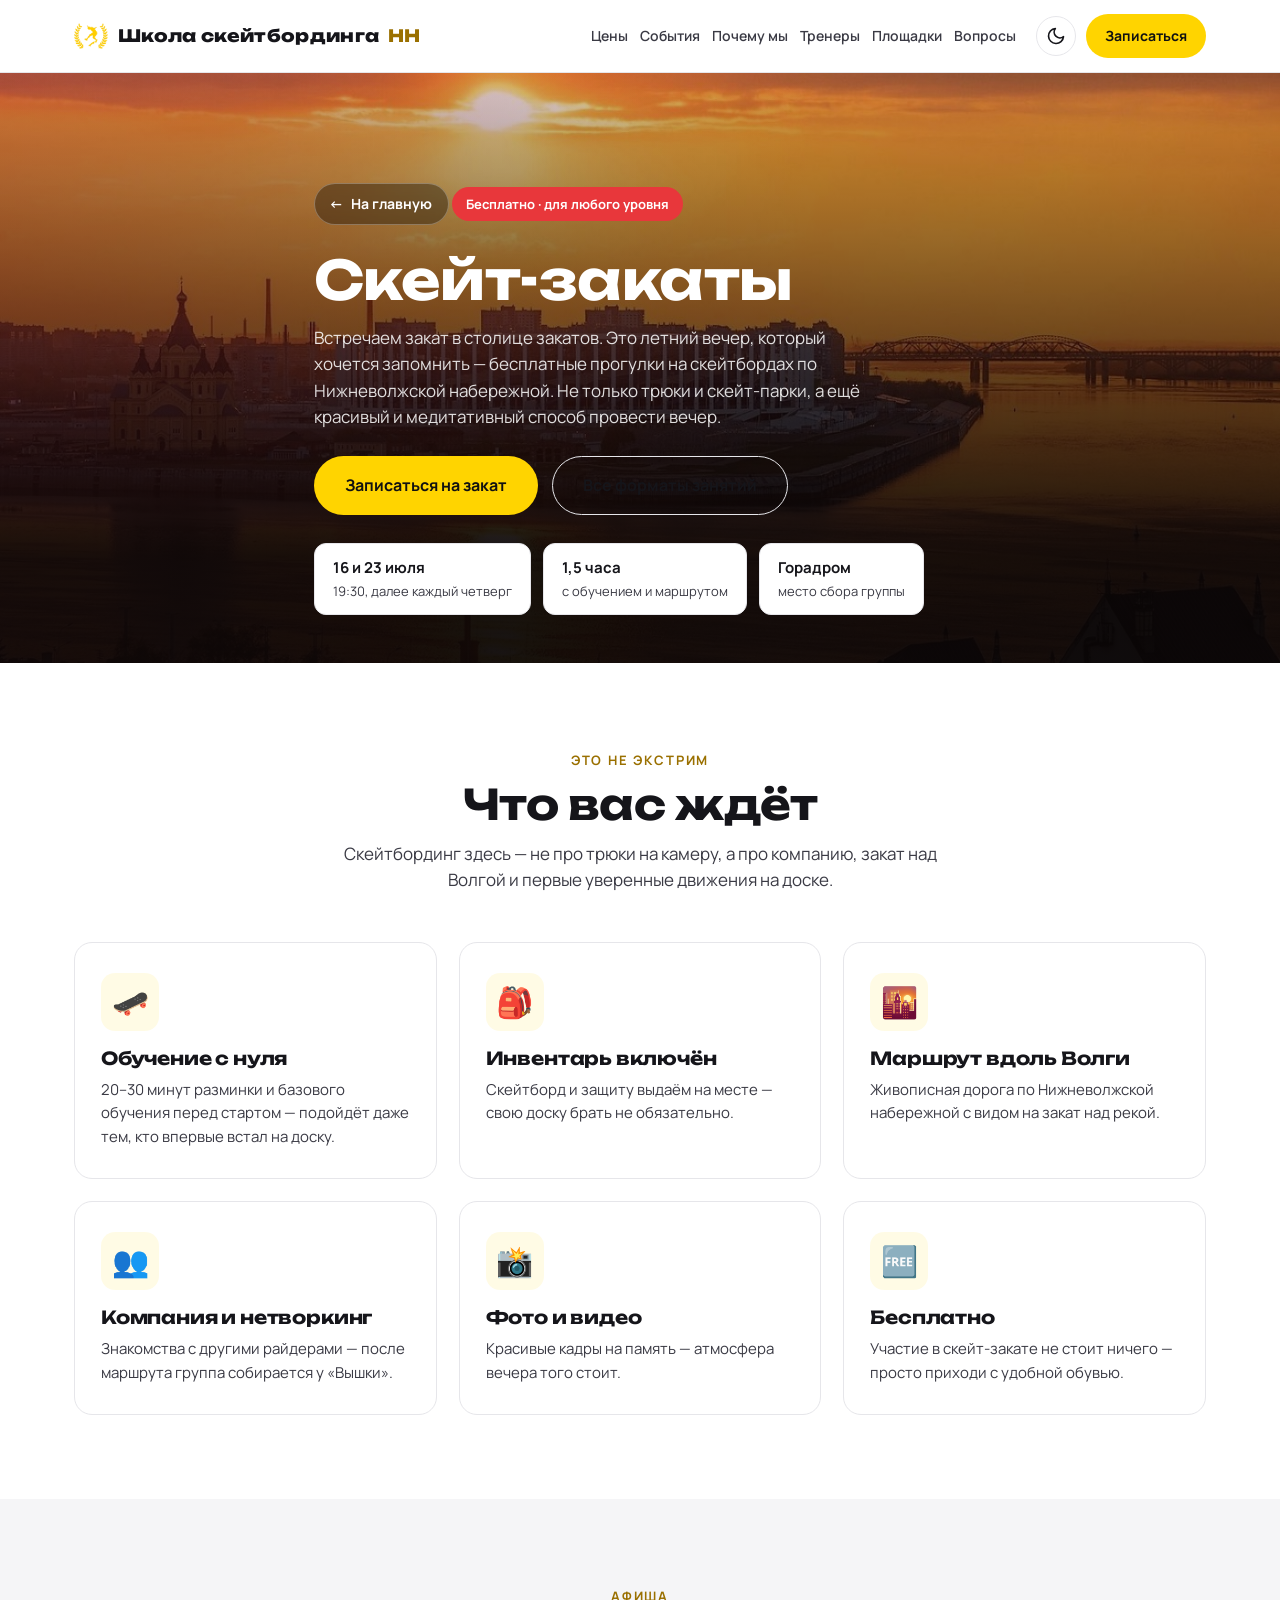
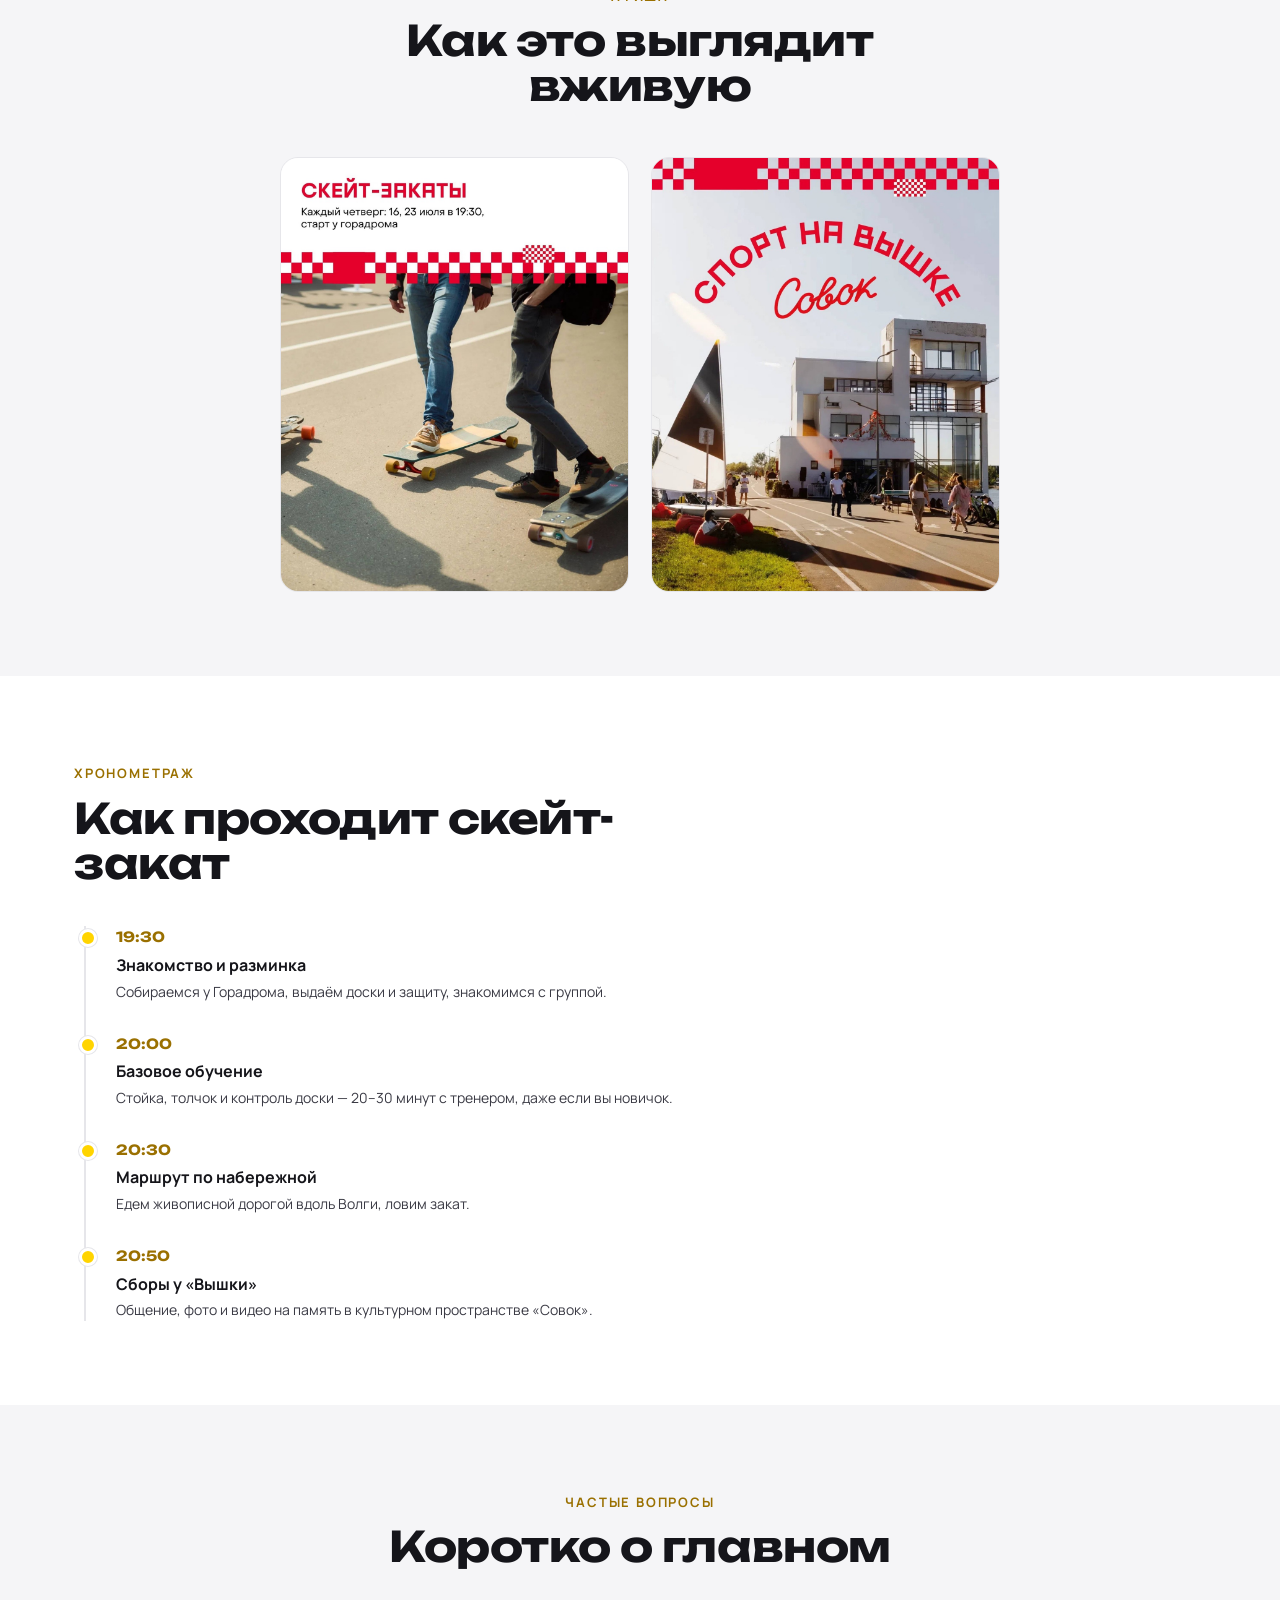
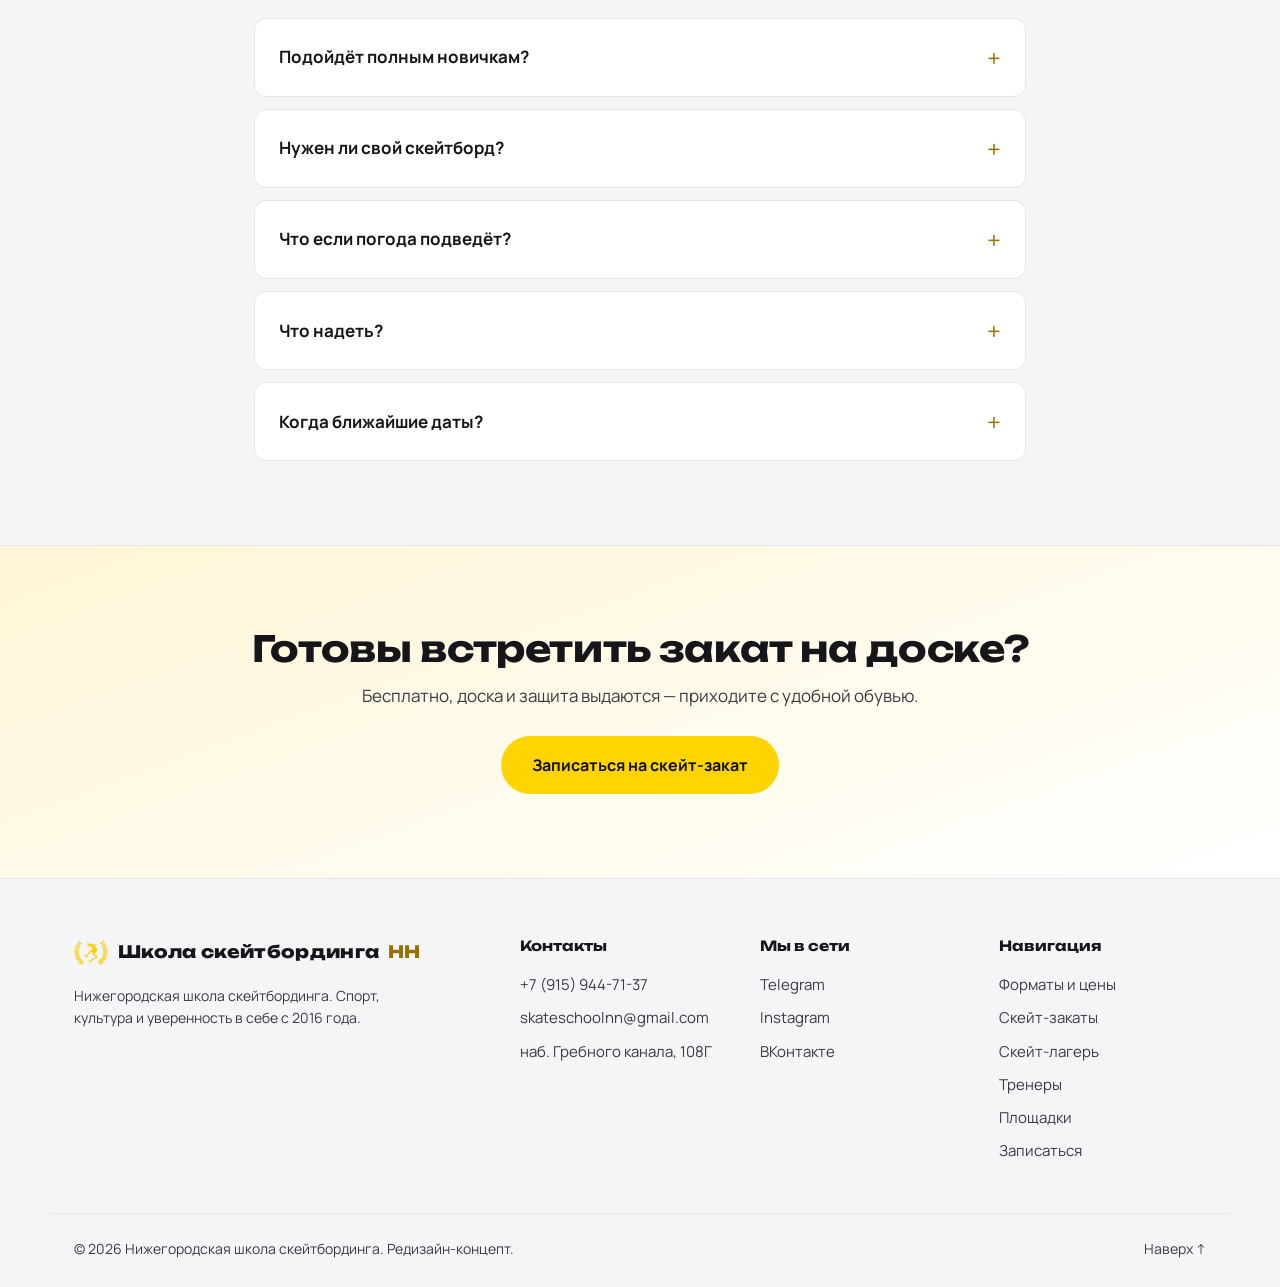
<file: skate-sunset.html>
<!DOCTYPE html>
<html lang="ru">
<head>
  <meta charset="UTF-8" />
  <meta name="viewport" content="width=device-width, initial-scale=1.0" />
  <title>Скейт-закаты в Нижнем Новгороде — бесплатные прогулки на скейтбордах</title>
  <meta name="description" content="Бесплатные скейт-закаты на Нижневолжской набережной. Обучение с нуля, доска и защита выдаются, живописный маршрут вдоль Волги. Каждый четверг, 19:30." />
  <meta name="theme-color" content="#0c0c0e" />
  <meta property="og:type" content="website" />
  <meta property="og:locale" content="ru_RU" />
  <meta property="og:site_name" content="Школа скейтбординга НН" />
  <meta property="og:title" content="Скейт-закаты в Нижнем Новгороде" />
  <meta property="og:description" content="Бесплатные прогулки на скейтбордах по Нижневолжской набережной. Доска и защита выдаются. Каждый четверг, 19:30." />
  <meta property="og:image" content="assets/img/events/sunset-skyline.jpg" />
  <meta name="twitter:card" content="summary_large_image" />
  <link rel="icon" type="image/x-icon" href="assets/img/favicon.ico" />
  <link rel="preconnect" href="https://fonts.googleapis.com" />
  <link rel="preconnect" href="https://fonts.gstatic.com" crossorigin />
  <link href="https://fonts.googleapis.com/css2?family=Unbounded:wght@400;600;700;800&family=Manrope:wght@400;500;600;700;800&display=swap" rel="stylesheet" />
  <link rel="stylesheet" href="styles.css?v=2" />
  <link rel="stylesheet" href="admin.css?v=1" />
  <script>
    (function () {
      try {
        var saved = localStorage.getItem('theme');
        var system = window.matchMedia('(prefers-color-scheme: dark)').matches ? 'dark' : 'light';
        document.documentElement.setAttribute('data-theme', saved || system);
      } catch (e) {
        document.documentElement.setAttribute('data-theme', 'dark');
      }
    })();
  </script>
</head>
<body>

  <!-- ===== HEADER ===== -->
  <header class="header" id="top">
    <div class="container header__inner">
      <a href="index.html" class="logo">
        <img src="assets/img/emblem.png" alt="Нижегородская школа скейтбординга" class="logo__mark" width="34" height="34" decoding="async" />
        <span class="logo__text">Школа скейтбординга<span class="logo__accent"> НН</span></span>
      </a>
      <nav class="nav" id="nav">
        <a href="index.html#formats" class="nav__link">Цены</a>
        <a href="index.html#events" class="nav__link">События</a>
        <a href="index.html#why" class="nav__link">Почему мы</a>
        <a href="index.html#coaches" class="nav__link">Тренеры</a>
        <a href="index.html#spots" class="nav__link">Площадки</a>
        <a href="index.html#faq" class="nav__link">Вопросы</a>
        <a href="tel:+79159447137" class="nav__phone">+7 (915) 944-71-37</a>
        <a href="index.html#book" class="btn btn--primary nav__cta">Записаться на пробное</a>
      </nav>
      <div class="header__cta">
        <a href="tel:+79159447137" class="header__phone">+7 (915) 944-71-37</a>
        <button class="theme-toggle" id="themeToggle" aria-label="Переключить тему" title="Светлая / тёмная тема">
          <svg class="theme-toggle__sun" viewBox="0 0 24 24" width="20" height="20" fill="none" stroke="currentColor" stroke-width="2" stroke-linecap="round">
            <circle cx="12" cy="12" r="4"></circle>
            <path d="M12 2v2M12 20v2M4.9 4.9l1.4 1.4M17.7 17.7l1.4 1.4M2 12h2M20 12h2M4.9 19.1l1.4-1.4M17.7 6.3l1.4-1.4"></path>
          </svg>
          <svg class="theme-toggle__moon" viewBox="0 0 24 24" width="20" height="20" fill="none" stroke="currentColor" stroke-width="2" stroke-linecap="round" stroke-linejoin="round">
            <path d="M21 12.8A9 9 0 1 1 11.2 3a7 7 0 0 0 9.8 9.8z"></path>
          </svg>
        </button>
        <a href="index.html#book" class="btn btn--primary btn--sm">Записаться</a>
      </div>
      <button class="burger" id="burger" aria-label="Открыть меню" aria-controls="nav" aria-expanded="false">
        <span></span><span></span><span></span>
      </button>
    </div>
  </header>

  <main id="page-main">

  <!-- ===== HERO ===== -->
  <section class="subpage-hero subpage-hero--sunset" style="background-image:url(assets/img/events/sunset-skyline.jpg)">
    <div class="subpage-hero__overlay"></div>
    <div class="container subpage-hero__inner">
      <a href="index.html" class="back-link"><span class="back-link__arrow">←</span> На главную</a>
      <span class="subpage-hero__badge">Бесплатно · для любого уровня</span>
      <h1>Скейт-закаты</h1>
      <p class="subpage-hero__lead">Встречаем закат в столице закатов. Это летний вечер, который хочется запомнить — бесплатные прогулки на скейтбордах по Нижневолжской набережной. Не только трюки и скейт-парки, а ещё красивый и медитативный способ провести вечер.</p>
      <div class="subpage-hero__actions">
        <a href="index.html?format=sunset#book" class="btn btn--primary btn--lg">Записаться на закат</a>
        <a href="index.html#formats" class="btn btn--ghost btn--lg">Все форматы занятий</a>
      </div>
      <ul class="info-chips">
        <li><b>16 и 23 июля</b><span>19:30, далее каждый четверг</span></li>
        <li><b>1,5 часа</b><span>с обучением и маршрутом</span></li>
        <li><b>Горадром</b><span>место сбора группы</span></li>
      </ul>
    </div>
  </section>

  <!-- ===== ЭТО НЕ ЭКСТРИМ ===== -->
  <section class="section" id="about">
    <div class="container">
      <div class="section__head">
        <span class="eyebrow">Это не экстрим</span>
        <h2 class="section__title">Что вас ждёт</h2>
        <p class="section__sub">Скейтбординг здесь — не про трюки на камеру, а про компанию, закат над Волгой и первые уверенные движения на доске.</p>
      </div>
      <div class="features">
        <div class="feature">
          <div class="feature__icon">🛹</div>
          <h3>Обучение с нуля</h3>
          <p>20–30 минут разминки и базового обучения перед стартом — подойдёт даже тем, кто впервые встал на доску.</p>
        </div>
        <div class="feature">
          <div class="feature__icon">🎒</div>
          <h3>Инвентарь включён</h3>
          <p>Скейтборд и защиту выдаём на месте — свою доску брать не обязательно.</p>
        </div>
        <div class="feature">
          <div class="feature__icon">🌇</div>
          <h3>Маршрут вдоль Волги</h3>
          <p>Живописная дорога по Нижневолжской набережной с видом на закат над рекой.</p>
        </div>
        <div class="feature">
          <div class="feature__icon">👥</div>
          <h3>Компания и нетворкинг</h3>
          <p>Знакомства с другими райдерами — после маршрута группа собирается у «Вышки».</p>
        </div>
        <div class="feature">
          <div class="feature__icon">📸</div>
          <h3>Фото и видео</h3>
          <p>Красивые кадры на память — атмосфера вечера того стоит.</p>
        </div>
        <div class="feature">
          <div class="feature__icon">🆓</div>
          <h3>Бесплатно</h3>
          <p>Участие в скейт-закате не стоит ничего — просто приходи с удобной обувью.</p>
        </div>
      </div>
    </div>
  </section>

  <!-- ===== АФИШИ (реальные флаеры мероприятия) ===== -->
  <section class="section section--dark">
    <div class="container">
      <div class="section__head">
        <span class="eyebrow">Афиша</span>
        <h2 class="section__title">Как это выглядит вживую</h2>
      </div>
      <div class="features" style="grid-template-columns: 1fr 1fr; max-width: 720px; margin: 0 auto;">
        <img src="assets/img/events/sunset-flyer-main.jpg" alt="Афиша «Скейт-закаты»: даты 16 и 23 июля в 19:30, старт у Горадрома" loading="lazy" decoding="async" style="width:100%; border-radius: var(--radius); border: 1px solid var(--line);" />
        <img src="assets/img/events/sunset-flyer-tower.jpg" alt="Афиша «Спорт на вышке»: место сбора у культурного пространства «Совок»" loading="lazy" decoding="async" style="width:100%; border-radius: var(--radius); border: 1px solid var(--line);" />
      </div>
    </div>
  </section>

  <!-- ===== ТАЙМЛАЙН ВЕЧЕРА ===== -->
  <section class="section" id="timeline">
    <div class="container">
      <div class="section__head" style="text-align:left; margin: 0 0 40px;">
        <span class="eyebrow">Хронометраж</span>
        <h2 class="section__title">Как проходит скейт-закат</h2>
      </div>
      <div class="timeline">
        <div class="timeline__item">
          <span class="timeline__time">19:30</span>
          <div class="timeline__title">Знакомство и разминка</div>
          <div class="timeline__text">Собираемся у Горадрома, выдаём доски и защиту, знакомимся с группой.</div>
        </div>
        <div class="timeline__item">
          <span class="timeline__time">20:00</span>
          <div class="timeline__title">Базовое обучение</div>
          <div class="timeline__text">Стойка, толчок и контроль доски — 20–30 минут с тренером, даже если вы новичок.</div>
        </div>
        <div class="timeline__item">
          <span class="timeline__time">20:30</span>
          <div class="timeline__title">Маршрут по набережной</div>
          <div class="timeline__text">Едем живописной дорогой вдоль Волги, ловим закат.</div>
        </div>
        <div class="timeline__item">
          <span class="timeline__time">20:50</span>
          <div class="timeline__title">Сборы у «Вышки»</div>
          <div class="timeline__text">Общение, фото и видео на память в культурном пространстве «Совок».</div>
        </div>
      </div>
    </div>
  </section>

  <!-- ===== FAQ ===== -->
  <section class="section section--dark" id="faq">
    <div class="container container--narrow">
      <div class="section__head">
        <span class="eyebrow">Частые вопросы</span>
        <h2 class="section__title">Коротко о главном</h2>
      </div>
      <div class="faq">
        <details class="faq__item">
          <summary>Подойдёт полным новичкам?</summary>
          <div class="faq__a">Да, большинство участников впервые встают на доску именно на закате — перед стартом даём короткое обучение основам.</div>
        </details>
        <details class="faq__item">
          <summary>Нужен ли свой скейтборд?</summary>
          <div class="faq__a">Нет, скейтборд и полную защиту выдаём бесплатно. Своя доска — по желанию.</div>
        </details>
        <details class="faq__item">
          <summary>Что если погода подведёт?</summary>
          <div class="faq__a">Если на улице небезопасно кататься — переносим встречу на другой день, следите за анонсами в соцсетях.</div>
        </details>
        <details class="faq__item">
          <summary>Что надеть?</summary>
          <div class="faq__a">Удобную одежду по погоде и обувь на плоской подошве — кроссовки подойдут отлично.</div>
        </details>
        <details class="faq__item">
          <summary>Когда ближайшие даты?</summary>
          <div class="faq__a">16 и 23 июля в 19:30, дальше — каждый четверг до 27 августа. Место сбора — у скейт-парка «Горадром».</div>
        </details>
      </div>
    </div>
  </section>

  <!-- ===== CTA ===== -->
  <section class="book" id="cta">
    <div class="container" style="text-align:center;">
      <h2 style="font-size: clamp(26px,3vw,36px); margin-bottom: 14px;">Готовы встретить закат на доске?</h2>
      <p style="color:var(--muted); font-size:17px; margin-bottom: 26px;">Бесплатно, доска и защита выдаются — приходите с удобной обувью.</p>
      <a href="index.html?format=sunset#book" class="btn btn--primary btn--lg">Записаться на скейт-закат</a>
    </div>
  </section>

  </main>

  <!-- ===== FOOTER ===== -->
  <footer class="footer">
    <div class="container footer__inner">
      <div class="footer__brand">
        <a href="index.html" class="logo">
          <img src="assets/img/emblem.png" alt="" class="logo__mark" loading="lazy" decoding="async" width="34" height="34" />
          <span class="logo__text">Школа скейтбординга<span class="logo__accent"> НН</span></span>
        </a>
        <p>Нижегородская школа скейтбординга. Спорт, культура и уверенность в себе с 2016 года.</p>
      </div>
      <div class="footer__col">
        <h4>Контакты</h4>
        <a href="tel:+79159447137">+7 (915) 944-71-37</a>
        <a href="mailto:skateschoolnn@gmail.com">skateschoolnn@gmail.com</a>
        <span>наб. Гребного канала, 108Г</span>
      </div>
      <div class="footer__col">
        <h4>Мы в сети</h4>
        <a href="https://t.me/skateschoolnino" target="_blank" rel="noopener">Telegram</a>
        <a href="https://www.instagram.com/skateschoolnn" target="_blank" rel="noopener">Instagram</a>
        <a href="https://vk.com/skateschoolnn" target="_blank" rel="noopener">ВКонтакте</a>
      </div>
      <div class="footer__col">
        <h4>Навигация</h4>
        <a href="index.html#formats">Форматы и цены</a>
        <a href="skate-sunset.html">Скейт-закаты</a>
        <a href="skate-camp.html">Скейт-лагерь</a>
        <a href="index.html#coaches">Тренеры</a>
        <a href="index.html#spots">Площадки</a>
        <a href="index.html#book">Записаться</a>
      </div>
    </div>
    <div class="container footer__bottom">
      <span>© 2026 Нижегородская школа скейтбординга. Редизайн-концепт.</span>
      <a href="index.html" class="footer__up">Наверх ↑</a>
    </div>
  </footer>

  <script src="script.js?v=5"></script>
  <script src="admin.js?v=2"></script>
</body>
</html>
</file>
<file: styles.css>
/* ===== VARIABLES ===== */
:root, [data-theme="dark"] {
  --bg: #0c0c0e;
  --bg-soft: #141417;
  --bg-card: #18181c;
  --bg-card-2: #1e1e23;
  --line: #2a2a30;
  --text: #f4f4f5;
  --muted: #a1a1aa;
  --accent: #ffd400;
  --accent-2: #ffe357;
  --accent-text: #ffd400;      /* акцентный ТЕКСТ */
  --feature-fill: linear-gradient(180deg, #201d0c, var(--bg-card));
  --tint: linear-gradient(160deg, #1a1808, var(--bg));
  --shadow: 0 20px 50px rgba(0,0,0,.35);
  --radius: 18px;
  --radius-sm: 12px;
  --maxw: 1180px;
  --ease: cubic-bezier(.22,.61,.36,1);
}

/* ===== СВЕТЛАЯ ТЕМА ===== */
[data-theme="light"] {
  --bg: #ffffff;
  --bg-soft: #f5f5f7;
  --bg-card: #ffffff;
  --bg-card-2: #f0f0f2;
  --line: #e6e6ea;
  --text: #15151a;
  --muted: #3a3a44;
  --accent: #ffd400;
  --accent-2: #ffdd33;
  --accent-text: #9a7000;      /* тёмный янтарь — читается на белом */
  --feature-fill: linear-gradient(180deg, #fff8df, var(--bg-card));
  --tint: linear-gradient(160deg, #fff6d6, #ffffff);
  --shadow: 0 18px 44px rgba(20,20,30,.1);
}
[data-theme="light"] .coach__photo img { filter: none; }
[data-theme="light"] .header { background: rgba(255,255,255,.85); }
[data-theme="light"] .hero__media-tag { background: rgba(255,255,255,.82); }
html { transition: background .3s var(--ease); }
body, .header, .section, .price-card, .feature, .coach, .spot, .footer,
.field input, .field select, .book__form, .tabs, .faq__item {
  transition: background-color .3s var(--ease), border-color .3s var(--ease), color .3s var(--ease);
}

* { margin: 0; padding: 0; box-sizing: border-box; }
html { scroll-behavior: smooth; scroll-padding-top: 84px; }
body {
  font-family: 'Manrope', system-ui, sans-serif;
  background: var(--bg);
  color: var(--text);
  line-height: 1.55;
  -webkit-font-smoothing: antialiased;
  overflow-x: hidden;
}
img { max-width: 100%; display: block; }
a { color: inherit; text-decoration: none; }

.container { width: 100%; max-width: var(--maxw); margin: 0 auto; padding: 0 24px; }
.container--narrow { max-width: 820px; }
.accent { color: var(--accent-text); }

h1, h2, h3, .logo__text { font-family: 'Unbounded', sans-serif; line-height: 1.08; letter-spacing: -.01em; }

/* ===== BUTTONS ===== */
.btn {
  display: inline-flex; align-items: center; justify-content: center; gap: 8px;
  font-family: 'Manrope', sans-serif; font-weight: 700; font-size: 15px;
  padding: 13px 24px; border-radius: 999px; border: 1px solid transparent;
  cursor: pointer; transition: transform .2s var(--ease), background .2s, color .2s, border-color .2s;
  white-space: nowrap;
}
.btn--primary { background: var(--accent); color: #111; }
.btn--primary:hover { background: var(--accent-2); transform: translateY(-2px); }
.btn--ghost { background: transparent; color: var(--text); border-color: var(--line); }
.btn--ghost:hover { border-color: var(--accent-text); color: var(--accent-text); transform: translateY(-2px); }
.btn--sm { padding: 10px 18px; font-size: 14px; }
.btn--lg { padding: 16px 30px; font-size: 16px; }
.btn--block { width: 100%; }

/* ===== HEADER ===== */
.header {
  position: sticky; top: 0; z-index: 100;
  background: rgba(12,12,14,.82); backdrop-filter: blur(14px);
  border-bottom: 1px solid var(--line);
}
.header__inner { display: flex; align-items: center; gap: 20px; height: 72px; }
.logo { display: flex; align-items: center; gap: 10px; flex-shrink: 0; }
.logo__mark { width: 34px; height: 34px; object-fit: contain; }
.logo__text { font-weight: 800; font-size: 17px; letter-spacing: .02em; white-space: nowrap; }
.logo__accent { color: var(--accent-text); margin-left: 4px; }
.nav { display: flex; align-items: center; gap: 12px; margin-left: auto; }
.nav__link { color: var(--muted); font-weight: 600; font-size: 14px; transition: color .2s; white-space: nowrap; }
.nav__link:hover { color: var(--text); }
.nav__phone, .nav__cta { display: none; }
.header__cta { display: flex; align-items: center; gap: 10px; flex-shrink: 0; }
.header__phone { font-weight: 700; font-size: 15px; white-space: nowrap; }
.header__phone:hover { color: var(--accent-text); }
.burger { display: none; flex-direction: column; gap: 5px; background: none; border: 0; cursor: pointer; padding: 6px; }
.burger span { width: 24px; height: 2px; background: var(--text); transition: .3s; }
.burger.is-open span:nth-child(1) { transform: translateY(7px) rotate(45deg); }
.burger.is-open span:nth-child(2) { opacity: 0; }
.burger.is-open span:nth-child(3) { transform: translateY(-7px) rotate(-45deg); }

/* ===== THEME TOGGLE ===== */
.theme-toggle {
  display: grid; place-items: center; width: 40px; height: 40px;
  border-radius: 999px; border: 1px solid var(--line); background: var(--bg-card);
  color: var(--text); cursor: pointer; transition: border-color .2s, color .2s, transform .2s;
}
.theme-toggle:hover { border-color: var(--accent-text); color: var(--accent-text); transform: translateY(-2px); }
.theme-toggle svg { display: none; }
[data-theme="dark"] .theme-toggle__sun { display: block; }
[data-theme="light"] .theme-toggle__moon { display: block; }

/* ===== HERO ===== */
.hero { position: relative; padding: 70px 0 64px; overflow: hidden; }
.hero__bg {
  position: absolute; inset: 0; z-index: 0;
  background:
    radial-gradient(60% 50% at 75% 15%, rgba(255,212,0,.16), transparent 70%),
    radial-gradient(50% 60% at 10% 90%, rgba(255,212,0,.07), transparent 70%);
}
.hero__inner { position: relative; z-index: 1; display: grid; grid-template-columns: 1.05fr .95fr; gap: 48px; align-items: center; }
.badge {
  display: inline-block; padding: 7px 14px; border-radius: 999px;
  background: rgba(255,212,0,.12); color: var(--accent-text);
  font-weight: 700; font-size: 13px; letter-spacing: .02em; margin-bottom: 22px;
}
.hero__title { font-size: clamp(36px, 5.2vw, 62px); font-weight: 800; margin-bottom: 20px; }
.hero__lead { color: var(--muted); font-size: 18px; max-width: 540px; margin-bottom: 30px; }
.hero__actions { display: flex; flex-wrap: wrap; gap: 14px; margin-bottom: 38px; }
.hero__facts { list-style: none; display: grid; grid-template-columns: repeat(3,1fr); gap: 18px; }
.hero__facts li { display: flex; flex-direction: column; gap: 3px; padding-left: 14px; border-left: 2px solid var(--accent); }
.hero__facts b { font-size: 16px; }
.hero__facts span { color: var(--muted); font-size: 13px; line-height: 1.35; }
.hero__media { position: relative; }
.hero__media img { width: 100%; aspect-ratio: 4/5; object-fit: cover; border-radius: var(--radius); }
.hero__media-tag {
  position: absolute; left: 16px; bottom: 16px;
  display: flex; align-items: center; gap: 8px;
  background: rgba(12,12,14,.78); backdrop-filter: blur(8px);
  padding: 9px 14px; border-radius: 999px; font-size: 13px; font-weight: 600;
  border: 1px solid var(--line);
}
.dot { width: 8px; height: 8px; border-radius: 50%; background: var(--accent); box-shadow: 0 0 0 4px rgba(255,212,0,.2); }

/* ===== STATS ===== */
.stats { border-top: 1px solid var(--line); border-bottom: 1px solid var(--line); background: var(--bg-soft); }
.stats__grid { display: grid; grid-template-columns: repeat(4,1fr); }
.stat { padding: 30px 16px; text-align: center; border-right: 1px solid var(--line); }
.stat:last-child { border-right: 0; }
.stat__num { display: block; font-family: 'Unbounded', sans-serif; font-weight: 800; font-size: 38px; color: var(--accent-text); }
.stat__label { color: var(--muted); font-size: 14px; font-weight: 600; }

/* ===== SECTIONS ===== */
.section { padding: 84px 0; }
.section--dark { background: var(--bg-soft); }
.section__head { text-align: center; max-width: 640px; margin: 0 auto 48px; }
.eyebrow { display: inline-block; color: var(--accent-text); font-weight: 700; font-size: 13px; letter-spacing: .14em; text-transform: uppercase; margin-bottom: 12px; }
.section__title { font-size: clamp(28px, 3.6vw, 42px); font-weight: 700; }
.section__sub { color: var(--muted); font-size: 17px; margin-top: 14px; }

/* ===== TABS / PRICING ===== */
.tabs { display: inline-flex; gap: 6px; padding: 6px; background: var(--bg-card); border: 1px solid var(--line); border-radius: 999px; margin: 0 auto 36px; left: 50%; position: relative; transform: translateX(-50%); }
.tab { background: none; border: 0; color: var(--muted); font-family: 'Manrope', sans-serif; font-weight: 700; font-size: 15px; padding: 10px 22px; border-radius: 999px; cursor: pointer; transition: .2s; }
.tab.is-active { background: var(--accent); color: #111; }
.tab:not(.is-active):hover { color: var(--text); }

.pricing { display: none; grid-template-columns: repeat(3,1fr); gap: 22px; }
.pricing.is-active { display: grid; animation: fade .4s var(--ease); }
@keyframes fade { from { opacity: 0; transform: translateY(10px); } to { opacity: 1; transform: none; } }

.price-card { position: relative; background: var(--bg-card); border: 1px solid var(--line); border-radius: var(--radius); padding: 30px 26px; display: flex; flex-direction: column; transition: transform .25s var(--ease), border-color .25s; }
.price-card:hover { transform: translateY(-6px); border-color: #3a3a42; }
.price-card--featured { background: var(--feature-fill); border-color: rgba(255,212,0,.45); }
.price-card__tag { position: absolute; top: -11px; right: 22px; background: var(--accent); color: #111; font-size: 12px; font-weight: 800; padding: 4px 12px; border-radius: 999px; }
.price-card h3 { font-size: 20px; font-weight: 700; margin-bottom: 14px; }
.price { font-family: 'Unbounded', sans-serif; font-weight: 800; font-size: 26px; color: var(--muted); }
.price span { font-size: 40px; color: var(--text); }
.price-card__meta { color: var(--muted); font-size: 14px; margin: 8px 0 20px; }
.price-card__list { list-style: none; display: flex; flex-direction: column; gap: 11px; margin-bottom: 26px; flex: 1; }
.price-card__list li { position: relative; padding-left: 26px; font-size: 15px; color: var(--text); }
[data-theme="light"] .price-card__list li { color: #0d0d12; }
.price-card__list li::before { content: ""; position: absolute; left: 0; top: 7px; width: 14px; height: 8px; border-left: 2px solid var(--accent-text); border-bottom: 2px solid var(--accent-text); transform: rotate(-45deg); }

/* ===== OFFERS ===== */
.offers { display: grid; grid-template-columns: repeat(2, minmax(0, 1fr)); gap: 22px; margin-top: 26px; }
.offer { display: flex; align-items: center; gap: 20px; min-width: 0; background: var(--bg-card); border: 1px dashed var(--line); border-radius: var(--radius); padding: 22px 26px; }
.offer > * { min-width: 0; }
.offer__price { font-family: 'Unbounded', sans-serif; font-weight: 800; font-size: 22px; color: var(--accent-text); white-space: nowrap; }
.offer__body { flex: 1; }
.offer__body h4 { font-size: 17px; margin-bottom: 4px; }
.offer__body p { color: var(--muted); font-size: 14px; }

/* ===== FEATURES ===== */
.features { display: grid; grid-template-columns: repeat(3,1fr); gap: 22px; }
.feature { background: var(--bg-card); border: 1px solid var(--line); border-radius: var(--radius); padding: 30px 26px; transition: transform .25s var(--ease), border-color .25s; }
.feature:hover { transform: translateY(-5px); border-color: rgba(255,212,0,.4); }
.feature__icon { font-size: 30px; width: 58px; height: 58px; display: grid; place-items: center; background: rgba(255,212,0,.1); border-radius: 14px; margin-bottom: 18px; }
.feature h3 { font-size: 18px; font-weight: 700; margin-bottom: 10px; }
.feature p { color: var(--muted); font-size: 15px; }

/* ===== COACHES ===== */
.coaches { display: grid; grid-template-columns: repeat(3,1fr); gap: 22px; align-items: start; }
.coach--featured { border-color: rgba(255,212,0,.5); transform: translateY(-8px); box-shadow: var(--shadow); }
.coach--featured:hover { transform: translateY(-14px); }
.coach { background: var(--bg-card); border: 1px solid var(--line); border-radius: var(--radius); overflow: hidden; transition: transform .25s var(--ease); }
.coach:hover { transform: translateY(-5px); }
.coach__photo { aspect-ratio: 4/5; overflow: hidden; }
.coach__photo img { width: 100%; height: 100%; object-fit: cover; filter: grayscale(.15); transition: .4s; }
.coach:hover .coach__photo img { filter: none; transform: scale(1.04); }
.coach__info { padding: 22px 24px; }
.coach__info h3 { font-size: 20px; font-weight: 700; }
.coach__role { display: block; color: var(--accent-text); font-size: 13px; font-weight: 700; margin: 6px 0 12px; }
.coach__info p { color: var(--muted); font-size: 15px; }

/* ===== SPOTS ===== */
.spots-layout { display: grid; grid-template-columns: 1fr 1.1fr; gap: 24px; align-items: stretch; }
.spots-list { display: flex; flex-direction: column; gap: 12px; }
.spot {
  display: flex; gap: 16px; align-items: center; text-align: left;
  background: var(--bg-card); border: 1px solid var(--line); border-radius: var(--radius);
  padding: 12px; cursor: pointer; transition: border-color .25s, transform .2s, background .25s;
  font-family: inherit; color: inherit; width: 100%;
}
.spot:hover { border-color: rgba(255,212,0,.45); transform: translateX(3px); }
.spot.is-active { border-color: var(--accent); background: var(--feature-fill); }
.spot img { width: 92px; height: 72px; object-fit: cover; border-radius: 10px; flex-shrink: 0; }
.spot__info h3 { font-size: 17px; font-weight: 700; margin-bottom: 4px; }
.spot__info p { color: var(--muted); font-size: 13px; }
.spot__tag { display: inline-block; background: var(--accent); color: #111; font-size: 11px; font-weight: 800; padding: 3px 9px; border-radius: 999px; margin-bottom: 6px; }
.spots-map { border-radius: var(--radius); overflow: hidden; border: 1px solid var(--line); min-height: 440px; }
.spots-map iframe { width: 100%; height: 100%; display: block; min-height: 440px; }

/* ===== EVENTS: SUNSETS & CAMP ===== */
.ev-tabs { display: grid; grid-template-columns: 1fr 1fr; gap: 20px; margin-bottom: 32px; }
.ev-tab {
  position: relative; overflow: hidden; text-align: left;
  min-height: 200px; border-radius: var(--radius); border: 1px solid var(--line);
  padding: 24px; display: flex; flex-direction: column; justify-content: space-between;
  background-size: cover; background-position: center;
  color: #fff; font-family: inherit;
  transition: transform .3s var(--ease), box-shadow .3s var(--ease);
}
.ev-tab:hover { transform: translateY(-6px); box-shadow: var(--shadow); }
.ev-tab.is-active { border-color: rgba(255,255,255,.5); }
/* Курсор-подсказка: у каждой карточки свой «переходный» курсор в цвет темы карточки */
/* Рука в белой перчатке с манжетой в цвет карточки — указательный палец служит «носиком» курсора */
.ev-tab--sunset {
  cursor: url("data:image/svg+xml;utf8,<svg xmlns='http://www.w3.org/2000/svg' width='40' height='47' viewBox='0 0 48 56'><rect x='10' y='42' width='30' height='10' rx='3' fill='%23e8373b' stroke='black' stroke-width='2'/><rect x='14' y='26' width='22' height='18' rx='9' fill='white' stroke='black' stroke-width='2'/><rect x='2' y='30' width='16' height='10' rx='5' fill='white' stroke='black' stroke-width='2' transform='rotate(-30 10 35)'/><rect x='38' y='18' width='8' height='12' rx='4' fill='white' stroke='black' stroke-width='2'/><rect x='31' y='14' width='9' height='16' rx='4.5' fill='white' stroke='black' stroke-width='2'/><rect x='23' y='10' width='10' height='20' rx='5' fill='white' stroke='black' stroke-width='2'/><rect x='10' y='4' width='12' height='26' rx='6' fill='white' stroke='black' stroke-width='2'/></svg>") 13 3, pointer;
}
.ev-tab--camp {
  cursor: url("data:image/svg+xml;utf8,<svg xmlns='http://www.w3.org/2000/svg' width='40' height='47' viewBox='0 0 48 56'><rect x='10' y='42' width='30' height='10' rx='3' fill='%237a9a1e' stroke='black' stroke-width='2'/><rect x='14' y='26' width='22' height='18' rx='9' fill='white' stroke='black' stroke-width='2'/><rect x='2' y='30' width='16' height='10' rx='5' fill='white' stroke='black' stroke-width='2' transform='rotate(-30 10 35)'/><rect x='38' y='18' width='8' height='12' rx='4' fill='white' stroke='black' stroke-width='2'/><rect x='31' y='14' width='9' height='16' rx='4.5' fill='white' stroke='black' stroke-width='2'/><rect x='23' y='10' width='10' height='20' rx='5' fill='white' stroke='black' stroke-width='2'/><rect x='10' y='4' width='12' height='26' rx='6' fill='white' stroke='black' stroke-width='2'/></svg>") 13 3, pointer;
}
.ev-tab__overlay { position: absolute; inset: 0; z-index: 0; }
.ev-tab--sunset .ev-tab__overlay { background: linear-gradient(160deg, rgba(232,55,59,.88), rgba(20,10,10,.55) 70%); }
.ev-tab--camp .ev-tab__overlay { background: linear-gradient(160deg, rgba(122,154,30,.88), rgba(10,16,4,.55) 70%); }
.ev-tab__icon { position: relative; z-index: 1; font-size: 26px; line-height: 1; margin-bottom: auto; }
.ev-tab__body { position: relative; z-index: 1; display: flex; flex-direction: column; gap: 4px; margin-top: 18px; }
.ev-tab__title { font-family: 'Unbounded', sans-serif; font-weight: 700; font-size: 22px; }
.ev-tab__sub { font-size: 14px; opacity: .88; font-weight: 500; }
.ev-tab__hint {
  position: relative; z-index: 1; display: inline-flex; align-items: center; gap: 6px;
  margin-top: 16px; font-size: 13px; font-weight: 700; text-transform: uppercase; letter-spacing: .04em;
  opacity: .85; transition: gap .25s var(--ease), opacity .25s;
}
.ev-tab__arrow { transition: transform .25s var(--ease); }
.ev-tab:hover .ev-tab__hint { opacity: 1; gap: 10px; }
.ev-tab:hover .ev-tab__arrow { transform: translateX(4px); }
.ev-tab.is-active .ev-tab__hint { opacity: 1; }

/* ===== SUBPAGES: скейт-закаты / скейт-лагерь (skate-sunset.html, skate-camp.html) ===== */
.back-link {
  display: inline-flex; align-items: center; gap: 8px; color: #fff;
  background: rgba(0,0,0,.35); backdrop-filter: blur(6px); border: 1px solid rgba(255,255,255,.28);
  padding: 9px 16px 9px 14px; border-radius: 999px; font-weight: 700; font-size: 14px;
  margin-bottom: 26px; transition: background .2s, transform .2s;
}
.back-link:hover { background: rgba(0,0,0,.55); transform: translateX(-3px); }
.back-link__arrow { display: inline-block; transform: translateX(0); transition: transform .2s var(--ease); }
.back-link:hover .back-link__arrow { transform: translateX(-3px); }

.subpage-hero { position: relative; min-height: 480px; display: flex; align-items: flex-end; padding: 110px 0 48px; background-size: cover; background-position: center; overflow: hidden; }
.subpage-hero__overlay { position: absolute; inset: 0; z-index: 0; }
.subpage-hero--sunset .subpage-hero__overlay { background: linear-gradient(180deg, rgba(20,8,8,.15), rgba(10,6,6,.94) 82%), linear-gradient(100deg, rgba(232,55,59,.35), transparent 60%); }
.subpage-hero--camp .subpage-hero__overlay { background: linear-gradient(180deg, rgba(8,12,4,.15), rgba(8,10,4,.94) 82%), linear-gradient(100deg, rgba(122,154,30,.35), transparent 60%); }
.subpage-hero__inner { position: relative; z-index: 1; max-width: 700px; }
.subpage-hero__badge { display: inline-block; padding: 7px 14px; border-radius: 999px; font-weight: 700; font-size: 13px; margin-bottom: 18px; color: #111; }
.subpage-hero--sunset .subpage-hero__badge { background: #e8373b; color: #fff; }
.subpage-hero--camp .subpage-hero__badge { background: #b6d94d; }
.subpage-hero h1 { color: #fff; font-size: clamp(32px, 5vw, 54px); margin-bottom: 16px; }
.subpage-hero__lead { color: rgba(255,255,255,.86); font-size: 17px; margin-bottom: 26px; max-width: 560px; }
.subpage-hero__logo { max-width: 360px; width: 60%; height: auto; margin-bottom: 18px; filter: drop-shadow(0 8px 24px rgba(0,0,0,.5)); }
.subpage-hero__actions { display: flex; flex-wrap: wrap; gap: 14px; }

.info-chips { list-style: none; display: flex; flex-wrap: wrap; gap: 12px; margin: 28px 0 0; }
.info-chips li { background: var(--bg-card); border: 1px solid var(--line); border-radius: var(--radius-sm); padding: 12px 18px; display: flex; flex-direction: column; gap: 2px; }
.info-chips b { font-size: 15px; }
.info-chips span { color: var(--muted); font-size: 13px; }

/* Таймлайн хода мероприятия */
.timeline { display: flex; flex-direction: column; border-left: 2px solid var(--line); margin-left: 10px; max-width: 640px; }
.timeline__item { position: relative; padding: 0 0 30px 30px; }
.timeline__item:last-child { padding-bottom: 0; }
.timeline__item::before { content: ""; position: absolute; left: -7px; top: 3px; width: 12px; height: 12px; border-radius: 50%; background: var(--accent); border: 3px solid var(--bg); box-shadow: 0 0 0 1px var(--line); }
.timeline__time { display: block; font-family: 'Unbounded', sans-serif; font-weight: 700; color: var(--accent-text); font-size: 14px; margin-bottom: 5px; }
.timeline__title { font-weight: 700; font-size: 16px; margin-bottom: 3px; }
.timeline__text { color: var(--muted); font-size: 14px; }

/* Роадмап смен лагеря — «путь Секретного скейтера» */
.stage-grid { display: grid; grid-template-columns: repeat(4, 1fr); gap: 18px; }
.stage-card { position: relative; background: var(--bg-card); border: 1px solid var(--line); border-radius: var(--radius); padding: 24px 20px; display: flex; flex-direction: column; gap: 8px; transition: transform .25s var(--ease), border-color .25s; }
.stage-card:hover { transform: translateY(-5px); border-color: rgba(122,154,30,.4); }
.stage-card--tour { border-color: rgba(122,154,30,.5); background: linear-gradient(180deg, #1c2308, var(--bg-card)); }
[data-theme="light"] .stage-card--tour { background: linear-gradient(180deg, #eef6d2, var(--bg-card)); }
.stage-card__num { font-family: 'Unbounded', sans-serif; font-weight: 800; font-size: 12px; color: #8fae1c; text-transform: uppercase; letter-spacing: .06em; }
.stage-card h3 { font-size: 19px; font-weight: 700; }
.stage-card__date { color: var(--muted); font-size: 13px; font-weight: 600; }
.stage-card p { color: var(--muted); font-size: 14px; flex: 1; }
.stage-card__price { font-family: 'Unbounded', sans-serif; font-weight: 800; font-size: 22px; margin-top: 4px; }
.stage-card__price span { font-size: 13px; color: var(--muted); font-weight: 500; }

.discount-row { list-style: none; display: grid; grid-template-columns: repeat(3, 1fr); gap: 14px; margin-top: 18px; }
.discount-row li { background: var(--bg-soft); border: 1px dashed var(--line); border-radius: var(--radius-sm); padding: 14px 16px; text-align: center; }
.discount-row b { display: block; font-family: 'Unbounded', sans-serif; font-size: 20px; color: #8fae1c; margin-bottom: 2px; }
.discount-row span { color: var(--muted); font-size: 13px; }

.tape-divider { width: 100%; height: 34px; object-fit: cover; display: block; opacity: .9; }

/* ===== FAQ ===== */
.faq { display: flex; flex-direction: column; gap: 12px; }
.faq__item { background: var(--bg-card); border: 1px solid var(--line); border-radius: var(--radius-sm); overflow: hidden; }
.faq__item summary { list-style: none; cursor: pointer; padding: 20px 24px; font-weight: 700; font-size: 17px; display: flex; justify-content: space-between; align-items: center; gap: 16px; }
.faq__item summary::-webkit-details-marker { display: none; }
.faq__item summary::after { content: "+"; color: var(--accent-text); font-size: 24px; font-weight: 400; transition: transform .3s; }
.faq__item[open] summary::after { transform: rotate(45deg); }
.faq__a { padding: 0 24px 20px; color: var(--muted); font-size: 15px; }

/* ===== BOOKING ===== */
.book { padding: 84px 0; background: var(--tint); border-top: 1px solid var(--line); }
.book__inner { display: grid; grid-template-columns: 1fr 1fr; gap: 56px; align-items: center; }
.book__text h2 { font-size: clamp(28px, 3.4vw, 40px); font-weight: 700; margin-bottom: 16px; }
.book__text p { color: var(--muted); font-size: 17px; margin-bottom: 26px; }
.book__list { list-style: none; display: flex; flex-direction: column; gap: 12px; font-size: 16px; font-weight: 600; }
.book__list a:hover { color: var(--accent-text); }
.book__form { background: var(--bg-card); border: 1px solid var(--line); border-radius: var(--radius); padding: 32px; }
.field { margin-bottom: 18px; }
.field label { display: block; font-size: 13px; font-weight: 700; color: var(--muted); margin-bottom: 8px; }
.field input, .field select { width: 100%; background: var(--bg-soft); border: 1px solid var(--line); border-radius: var(--radius-sm); padding: 14px 16px; color: var(--text); font-family: 'Manrope', sans-serif; font-size: 15px; transition: border-color .2s; }
.field input:focus, .field select:focus { outline: none; border-color: var(--accent-text); }
.consent { display: flex; align-items: flex-start; gap: 10px; font-size: 13px; color: var(--muted); margin-bottom: 20px; cursor: pointer; }
.consent input { accent-color: var(--accent-text); margin-top: 2px; }
.book__note { text-align: center; color: var(--accent-text); font-weight: 700; margin-top: 16px; }

/* ===== FOOTER ===== */
.footer { background: var(--bg-soft); border-top: 1px solid var(--line); padding: 56px 0 28px; }
.footer__inner { display: grid; grid-template-columns: 2fr 1fr 1fr 1fr; gap: 32px; }
.footer__brand p { color: var(--muted); font-size: 14px; margin-top: 16px; max-width: 320px; }
.footer__col h4 { font-family: 'Unbounded', sans-serif; font-size: 14px; margin-bottom: 16px; }
.footer__col a, .footer__col span { display: block; color: var(--muted); font-size: 15px; margin-bottom: 10px; transition: color .2s; }
.footer__col a:hover { color: var(--accent-text); }
.footer__bottom { display: flex; justify-content: space-between; align-items: center; border-top: 1px solid var(--line); margin-top: 40px; padding-top: 24px; color: var(--muted); font-size: 14px; }
.footer__up:hover { color: var(--accent-text); }

/* ===== RESPONSIVE ===== */
@media (max-width: 980px) {
  .hero__inner { grid-template-columns: 1fr; gap: 36px; }
  .hero__media { order: -1; }
  .hero__media img { aspect-ratio: 16/10; }
  .features, .coaches, .pricing.is-active { grid-template-columns: 1fr 1fr; }
  .spots-layout { grid-template-columns: 1fr; }
  .spots-map { order: -1; min-height: 320px; }
  .spots-map iframe { min-height: 320px; }
  .stage-grid { grid-template-columns: 1fr 1fr; }
  .discount-row { grid-template-columns: 1fr; }
  .book__inner { grid-template-columns: 1fr; gap: 32px; }
  .footer__inner { grid-template-columns: 1fr 1fr; }
}
/* Телефон в хедере — только на очень широких экранах: с 6 пунктами меню и кнопкой
   «Записаться» номер уже не помещается в контейнер 1180px на промежуточных ширинах */
@media (max-width: 1440px) {
  .header__phone { display: none; }
}
/* Ниже 1040px переключаемся на бургер — горизонтальное меню перестаёт помещаться */
@media (max-width: 1040px) {
  .nav { display: none; }
  .burger { display: flex; }
  /* Прижимаем группу «тема + записаться + бургер» вправо, бургер — крайний справа */
  .header__cta { margin-left: auto; }
  .nav.is-open {
    display: flex; flex-direction: column; gap: 0;
    position: absolute; top: 72px; left: 0; right: 0;
    background: var(--bg-soft); border-bottom: 1px solid var(--line); padding: 8px 24px 20px;
  }
  .nav.is-open .nav__link { padding: 14px 0; border-bottom: 1px solid var(--line); }
  /* Телефон и CTA внутри мобильного меню */
  .nav.is-open .nav__phone {
    display: block; padding: 16px 0 6px; font-weight: 800; font-size: 18px;
    color: var(--accent-text); white-space: nowrap;
  }
  .nav.is-open .nav__cta { display: block; margin-top: 12px; text-align: center; }
}
@media (max-width: 768px) {
  /* Логотип — только эмблема, текст скрыт */
  .logo__text { display: none; }
  .stats__grid { grid-template-columns: 1fr 1fr; }
  .stat:nth-child(2) { border-right: 0; }
  .stat:nth-child(1), .stat:nth-child(2) { border-bottom: 1px solid var(--line); }
  .pricing.is-active, .features, .coaches, .offers { grid-template-columns: minmax(0, 1fr); }
  .ev-tabs { grid-template-columns: 1fr; }
  .stage-grid { grid-template-columns: 1fr; }
  .subpage-hero { min-height: 400px; padding: 96px 0 36px; }
  .subpage-hero__logo { width: 78%; }
  .info-chips { gap: 8px; }
  /* Оффер-карточки: стек, чтобы кнопка не распирала ряд за пределы экрана */
  .offer { flex-direction: column; align-items: flex-start; gap: 14px; }
  .offer .btn { width: 100%; text-align: center; }
  .hero__facts { grid-template-columns: 1fr; }
  .section { padding: 52px 0; }
  /* Карточки features — компактнее на мобильном */
  .feature { padding: 22px 20px; }
  .feature__icon { width: 48px; height: 48px; font-size: 24px; margin-bottom: 14px; }
  /* Прайс-карточки */
  .price-card { padding: 24px 20px; }
  /* Форма записи */
  .book__form { padding: 24px 20px; }
  /* Тренеры */
  .coach__info { padding: 16px 18px; }
}
@media (max-width: 480px) {
  .footer__inner { grid-template-columns: 1fr; }
  .tabs { width: 100%; }
  /* min-width:0 + перенос — иначе длинный таб «Индивидуальные» распирает ряд за экран */
  .tab { flex: 1; min-width: 0; padding: 10px 6px; font-size: 13px; white-space: normal; line-height: 1.2; }
  /* Скрыть кнопку «Записаться» в хедере — есть в бургер-меню */
  .header__cta .btn { display: none; }
  .hero__title { font-size: clamp(28px, 8vw, 40px); }
  .stat__num { font-size: 28px; }
}
</file>
<file: admin.css>
/* ===== Админ-слой школы скейтбординга =====
   Все элементы скрыты, пока не активирован редактор. Используем переменные
   основной темы (--bg, --accent, --line…), поэтому автоматически совпадает
   со светлой и тёмной темой сайта. */

/* ---- overlay-модалки (пароль, токен) ---- */
.ssnn-modal-backdrop {
  position: fixed; inset: 0; z-index: 4000;
  background: rgba(0,0,0,.6); backdrop-filter: blur(6px);
  display: flex; align-items: center; justify-content: center; padding: 20px;
  animation: ssnnFade .2s ease;
}
@keyframes ssnnFade { from { opacity: 0 } to { opacity: 1 } }
.ssnn-modal {
  width: 100%; max-width: 420px;
  background: var(--bg-card, #18181c); border: 1px solid var(--line, #2a2a30);
  border-radius: 18px; padding: 28px; box-shadow: 0 30px 80px rgba(0,0,0,.5);
  color: var(--text, #f4f4f5); font-family: 'Manrope', system-ui, sans-serif;
}
.ssnn-modal h3 {
  font-family: 'Unbounded', sans-serif; font-size: 20px; margin: 0 0 6px;
  display: flex; align-items: center; gap: 8px;
}
.ssnn-modal p { color: var(--muted, #a1a1aa); font-size: 14px; margin: 0 0 18px; line-height: 1.5; }
.ssnn-modal label { display: block; font-size: 12px; font-weight: 700; color: var(--muted, #a1a1aa); margin: 0 0 7px; }
.ssnn-modal input[type="password"],
.ssnn-modal input[type="text"] {
  width: 100%; box-sizing: border-box; margin-bottom: 16px;
  background: var(--bg-soft, #141417); border: 1px solid var(--line, #2a2a30);
  border-radius: 12px; padding: 13px 15px; color: var(--text, #f4f4f5);
  font-family: 'Manrope', sans-serif; font-size: 15px;
}
.ssnn-modal input:focus { outline: none; border-color: var(--accent, #ffd400); }
.ssnn-modal__row { display: flex; gap: 10px; }
.ssnn-modal__err { color: #ff6b6b; font-size: 13px; font-weight: 600; margin: -8px 0 14px; min-height: 16px; }
.ssnn-modal a { color: var(--accent-text, #ffd400); }

.ssnn-btn {
  display: inline-flex; align-items: center; justify-content: center; gap: 7px;
  font-family: 'Manrope', sans-serif; font-weight: 700; font-size: 14px;
  padding: 11px 18px; border-radius: 999px; border: 1px solid transparent;
  cursor: pointer; transition: transform .15s ease, background .15s, border-color .15s, color .15s;
  white-space: nowrap; background: transparent; color: var(--text, #f4f4f5);
}
.ssnn-btn:hover { transform: translateY(-1px); }
.ssnn-btn--primary { background: var(--accent, #ffd400); color: #111; }
.ssnn-btn--primary:hover { background: var(--accent-2, #ffe357); }
.ssnn-btn--ghost { border-color: var(--line, #2a2a30); color: var(--text, #f4f4f5); }
.ssnn-btn--ghost:hover { border-color: var(--accent-text, #ffd400); color: var(--accent-text, #ffd400); }
.ssnn-btn--danger { border-color: rgba(255,107,107,.4); color: #ff6b6b; }
.ssnn-btn--danger:hover { background: rgba(255,107,107,.12); }
.ssnn-btn:disabled { opacity: .5; cursor: default; transform: none; }

/* ---- панель редактора (снизу) ---- */
.ssnn-bar {
  position: fixed; left: 50%; transform: translateX(-50%); bottom: 18px; z-index: 3900;
  display: flex; align-items: center; gap: 10px; flex-wrap: wrap; justify-content: center;
  background: var(--bg-card, #18181c); border: 1px solid var(--line, #2a2a30);
  border-radius: 16px; padding: 10px 14px; box-shadow: 0 20px 60px rgba(0,0,0,.45);
  max-width: calc(100vw - 24px); font-family: 'Manrope', sans-serif;
}
.ssnn-bar__brand {
  display: flex; align-items: center; gap: 8px; font-weight: 800; font-size: 13px;
  color: var(--text, #f4f4f5); padding-right: 6px; border-right: 1px solid var(--line, #2a2a30);
}
.ssnn-bar__dot { width: 9px; height: 9px; border-radius: 50%; background: var(--accent, #ffd400); box-shadow: 0 0 0 4px rgba(255,212,0,.2); }
.ssnn-bar__status { font-size: 12px; color: var(--muted, #a1a1aa); font-weight: 600; }
.ssnn-bar__status b { color: var(--accent-text, #ffd400); }

/* подсветка редактируемых зон только в режиме редактора */
body.ssnn-editing [data-ssnn-key] {
  outline: 1px dashed rgba(255,212,0,.45); outline-offset: 3px;
  border-radius: 3px; transition: outline-color .15s, background .15s; cursor: text;
}
body.ssnn-editing [data-ssnn-key]:hover { outline-color: var(--accent, #ffd400); background: rgba(255,212,0,.06); }
body.ssnn-editing [data-ssnn-key][contenteditable="true"]:focus {
  outline: 2px solid var(--accent, #ffd400); background: rgba(255,212,0,.08);
}
/* редактируемые картинки */
body.ssnn-editing [data-ssnn-img] {
  position: relative; cursor: pointer;
  outline: 2px dashed rgba(255,212,0,.5); outline-offset: -2px;
}
body.ssnn-editing [data-ssnn-img]::after {
  content: "📷 Заменить фото"; position: absolute; z-index: 5; left: 50%; top: 50%;
  transform: translate(-50%,-50%); background: rgba(0,0,0,.72); color: #fff;
  font-family: 'Manrope', sans-serif; font-weight: 700; font-size: 13px;
  padding: 8px 14px; border-radius: 999px; pointer-events: none;
  opacity: 0; transition: opacity .15s ease; white-space: nowrap;
}
body.ssnn-editing [data-ssnn-img]:hover::after { opacity: 1; }
body.ssnn-editing [data-ssnn-img]:hover { outline-color: var(--accent, #ffd400); }

/* баннер «есть неопубликованный черновик» (когда редактор закрыт) */
.ssnn-draft-flag {
  position: fixed; right: 16px; bottom: 16px; z-index: 3800;
  display: flex; align-items: center; gap: 12px;
  background: var(--bg-card, #18181c); border: 1px solid var(--accent, #ffd400);
  border-radius: 14px; padding: 12px 16px; box-shadow: 0 16px 40px rgba(0,0,0,.4);
  font-family: 'Manrope', sans-serif; font-size: 13px; color: var(--text, #f4f4f5); max-width: 320px;
}
.ssnn-draft-flag b { display: block; font-size: 13px; margin-bottom: 2px; }
.ssnn-draft-flag span { color: var(--muted, #a1a1aa); font-size: 12px; }

/* тосты */
.ssnn-toasts { position: fixed; left: 50%; transform: translateX(-50%); top: 16px; z-index: 4200; display: flex; flex-direction: column; gap: 8px; align-items: center; pointer-events: none; }
.ssnn-toast {
  background: var(--bg-card, #18181c); border: 1px solid var(--line, #2a2a30);
  border-left: 3px solid var(--accent, #ffd400); border-radius: 10px;
  padding: 11px 16px; font-family: 'Manrope', sans-serif; font-size: 14px; font-weight: 600;
  color: var(--text, #f4f4f5); box-shadow: 0 12px 30px rgba(0,0,0,.4);
  animation: ssnnToast .25s ease; max-width: 90vw;
}
.ssnn-toast--err { border-left-color: #ff6b6b; }
.ssnn-toast--ok { border-left-color: #6ede8a; }
@keyframes ssnnToast { from { opacity: 0; transform: translateY(-8px) } to { opacity: 1; transform: none } }

@media (max-width: 560px) {
  .ssnn-bar { gap: 7px; padding: 9px 10px; bottom: 10px; }
  .ssnn-btn { padding: 9px 12px; font-size: 13px; }
  .ssnn-bar__brand, .ssnn-bar__status { display: none; }
}
</file>
